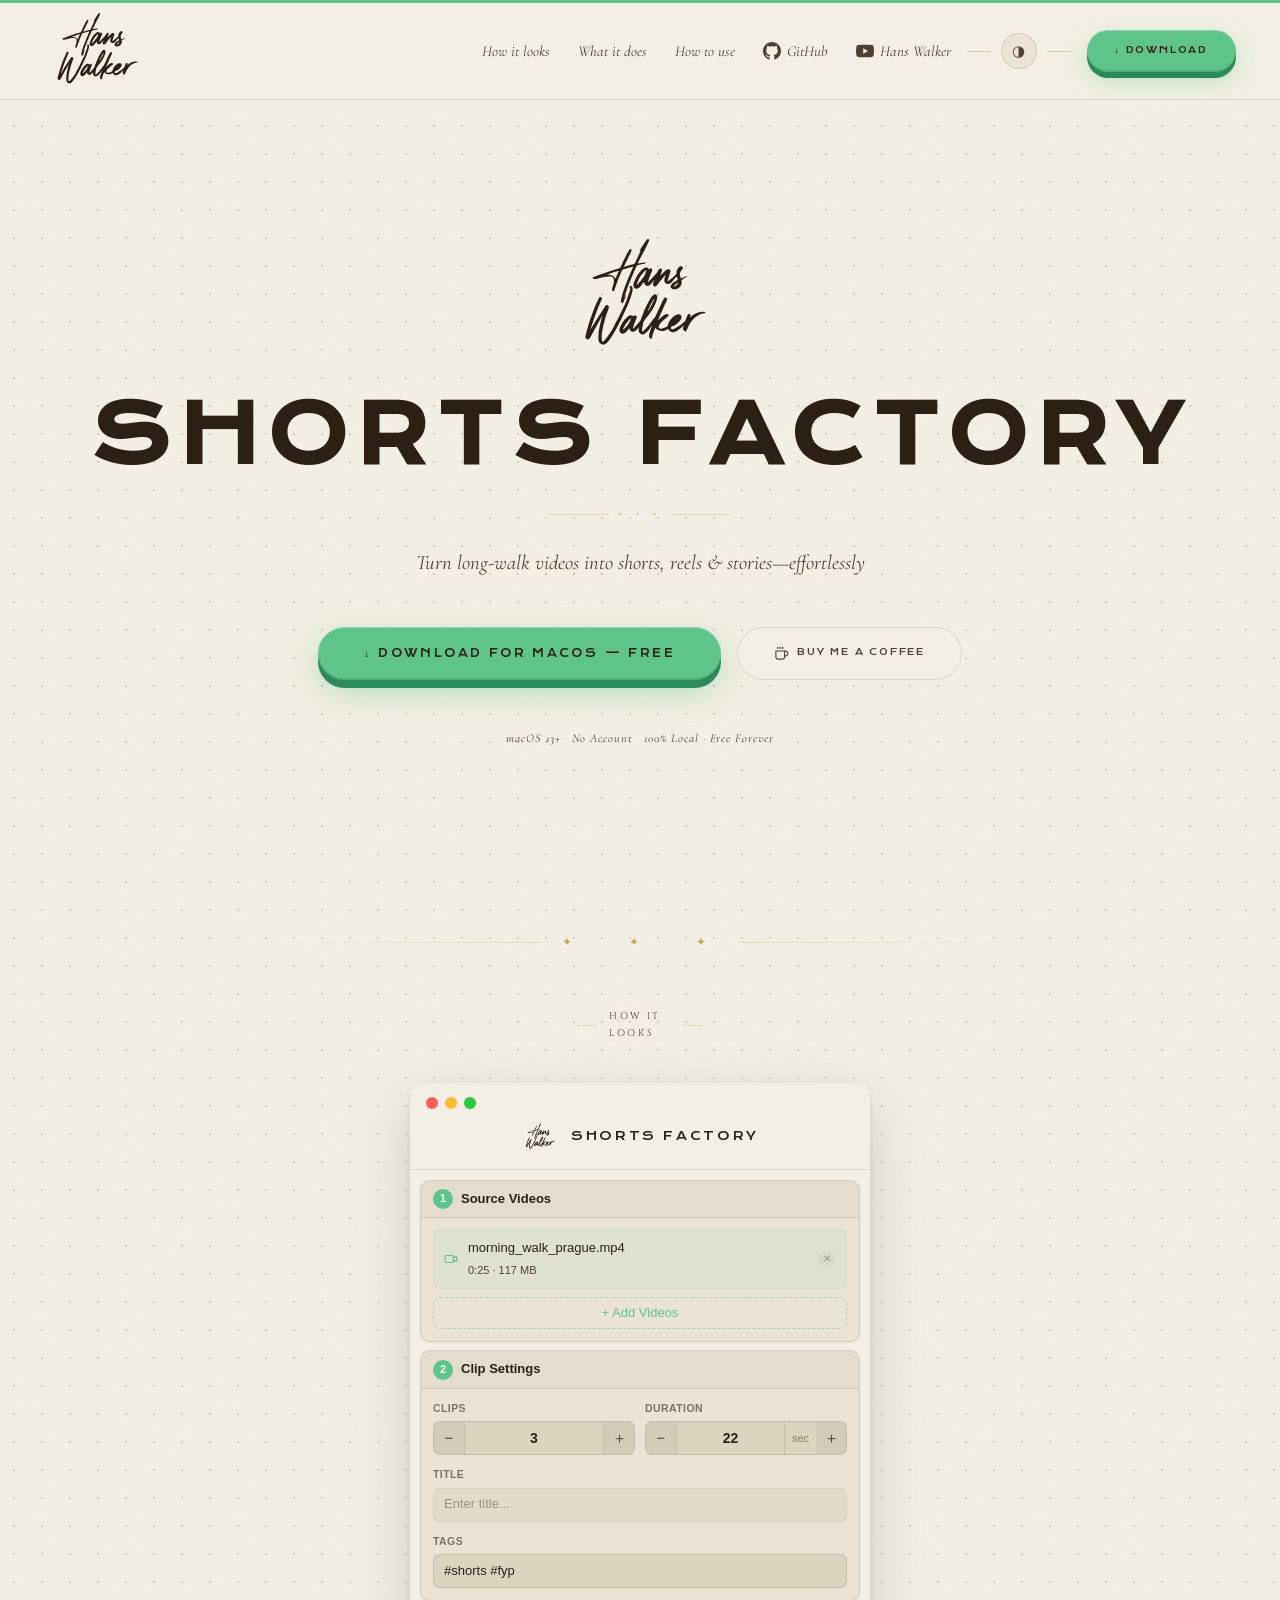
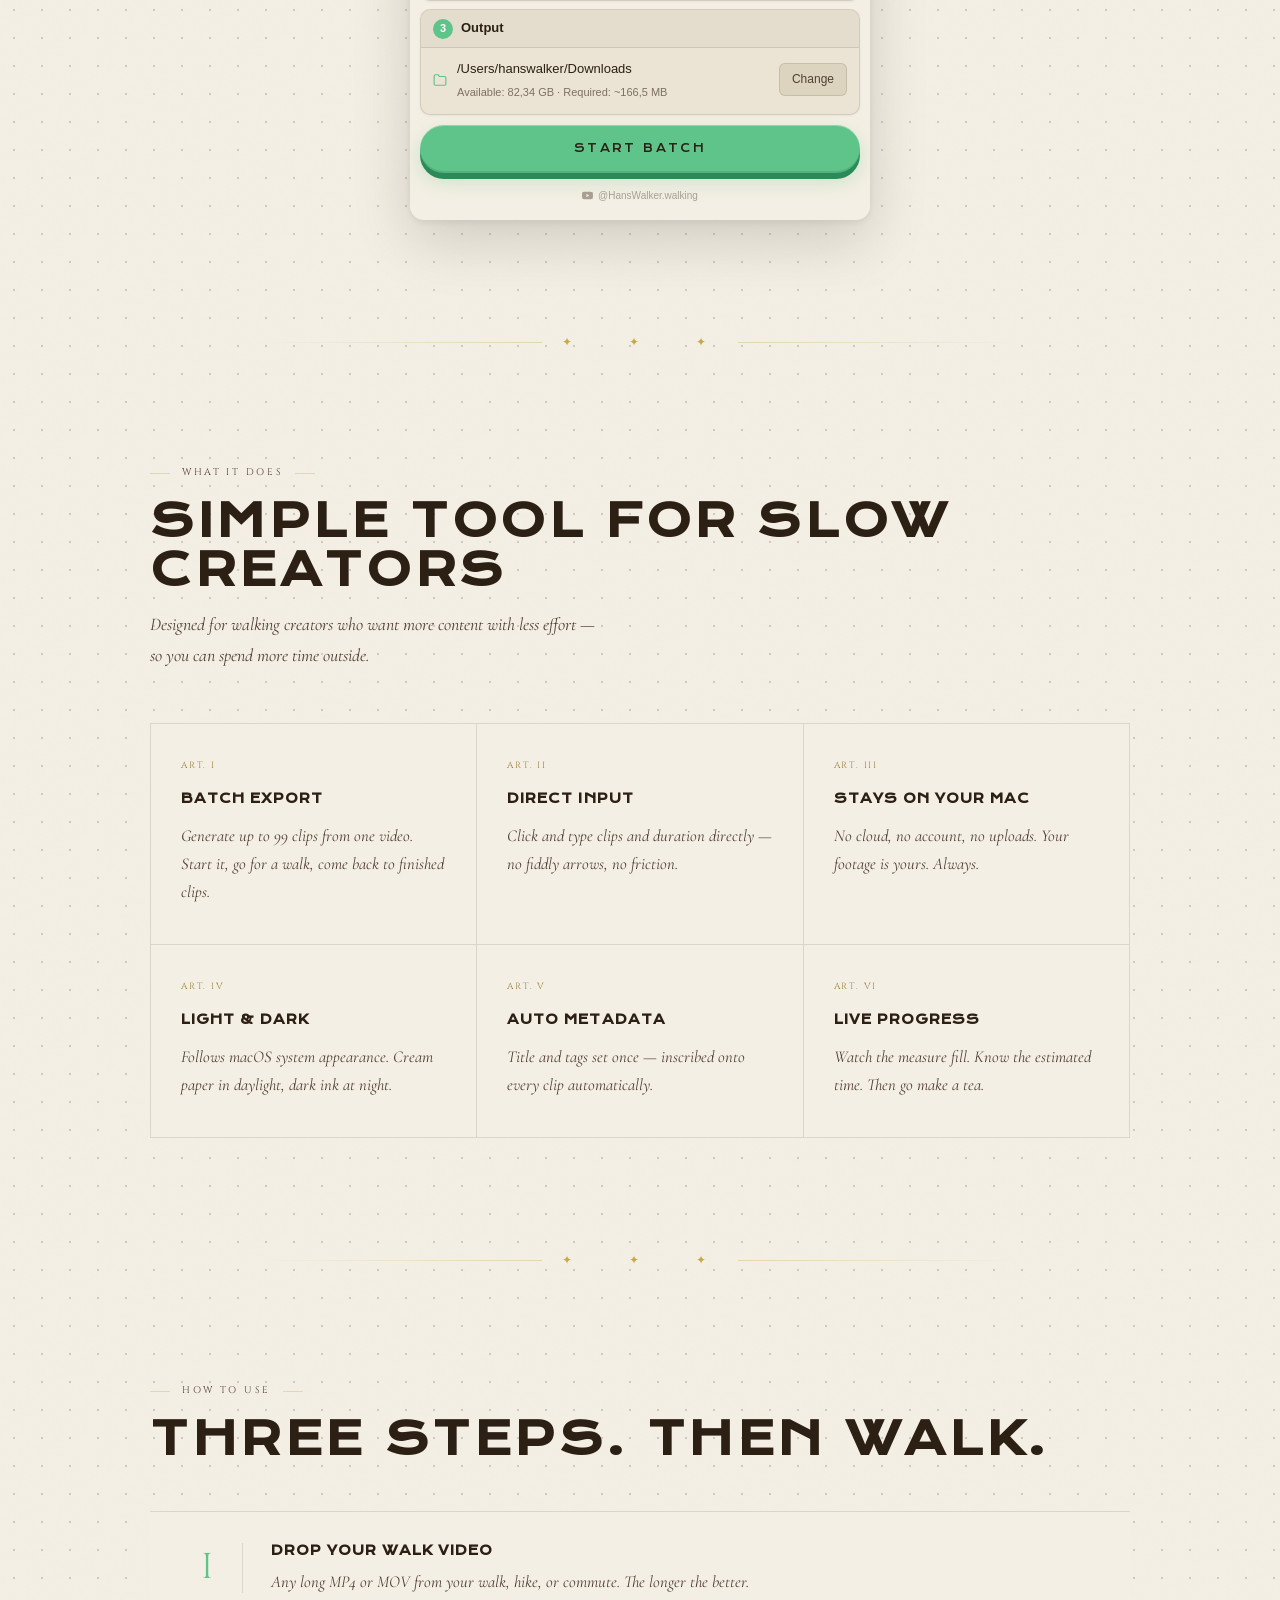
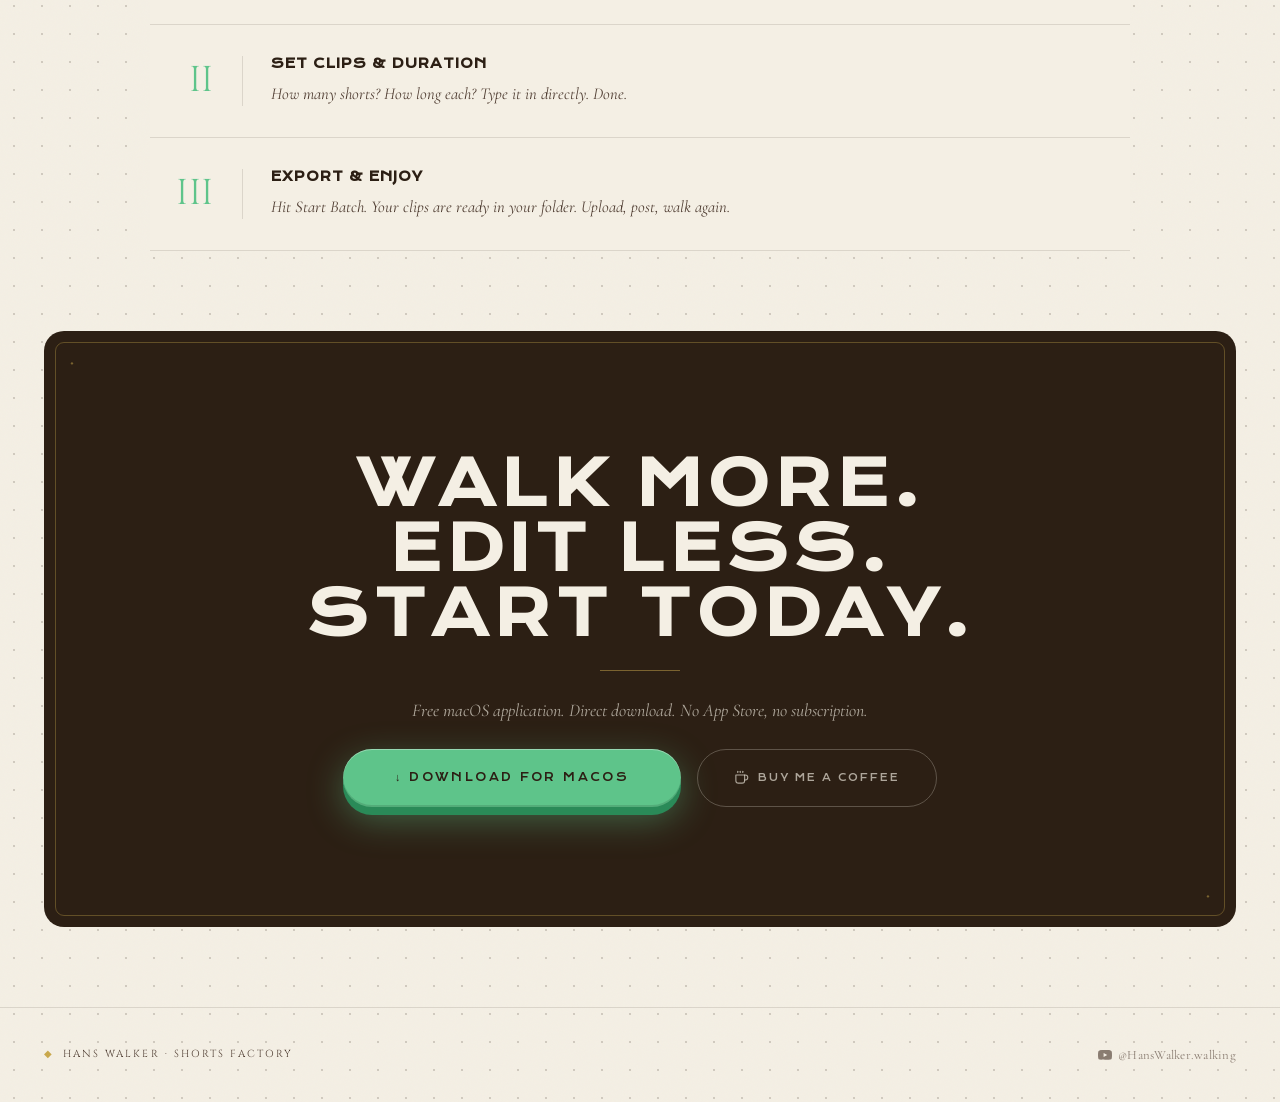
<file: website/index.html>
<!DOCTYPE html>
<html lang="en" data-theme="light">
<head>
<meta charset="UTF-8">
<meta name="viewport" content="width=device-width, initial-scale=1.0">
<title>Hans Walker · Shorts Factory</title>
<link rel="preconnect" href="https://fonts.googleapis.com">
<link href="https://fonts.googleapis.com/css2?family=Krona+One&family=Cormorant+Garamond:ital,wght@0,400;0,600;1,400;1,600&family=Cinzel:wght@400;600;700&family=IM+Fell+English:ital@0;1&display=swap" rel="stylesheet">
<link rel="stylesheet" href="assets/css/style.css">
<link rel="icon" type="image/png" href="assets/hans-walker-shorts-factory.png">
<!-- Google Analytics -->
<script async src="https://www.googletagmanager.com/gtag/js?id=G-HFTE1MB019"></script>
<script>
  window.dataLayer = window.dataLayer || [];
  function gtag(){dataLayer.push(arguments);}
  gtag('js', new Date());
  gtag('config', 'G-HFTE1MB019');
</script>
<link rel="apple-touch-icon" href="assets/hans-walker-shorts-factory.png">
<meta property="og:image" content="assets/hans-walker-shorts-factory.png">
</head>
<body>

<!-- ═══ NAV ═══ -->
<nav>
  <a href="#" class="nav-logo layer" aria-label="Hans Walker">
    <svg class="nav-logo-svg" width="800" height="800" viewBox="0 0 800 800" fill="none" xmlns="http://www.w3.org/2000/svg"><path d="M347.908 347.028C351.83 347.031 356.722 348.01 358.676 351.766C362.906 359.898 359.847 373.996 357.78 382.339C352.907 402.011 345.494 420.691 338.234 439.539C330.245 459.43 320.331 479.176 311.427 498.523C290.999 542.918 270.134 586.84 241.824 626.891C234.363 637.187 225.845 649.531 215.093 656.469C205.508 662.656 189.164 657.996 183.499 648.262C178.298 639.324 178.075 629.559 178.073 619.492C177.708 594.273 183.645 570.145 188.827 545.727C191.991 530.824 195.452 519.199 199.711 504.66C191.745 517.195 185.02 530.121 177.705 542.988C164.596 565.824 152.162 588.953 139.757 612.184C136.346 618.574 131.597 627.644 124.746 630.941C119.848 633.613 110.609 628.02 109.453 623.156C107.223 613.777 112.337 600.59 114.662 591.535C124.412 553.789 136.382 516.648 150.508 480.312C159.517 456.813 168.041 435.492 179.453 413.043C181.78 408.953 184.621 403.723 190.05 405.738C197.983 408.684 198.553 412.692 195.268 419.406C170.039 470.977 152.679 525.789 134.881 580.273L135.351 579.66C137.457 576.945 139.233 574.055 140.915 571.062C157.493 541.57 176.279 513.379 194.614 484.938L207.226 465.562C210.028 461.207 212.599 456.445 215.88 452.434C217.317 450.68 219.148 449.098 221.394 448.535C224.241 447.816 226.956 448.82 229.329 450.387C233.97 453.441 234.613 457.84 233.789 463.051C233.083 467.516 231.084 471.77 229.495 475.977C226.981 482.633 224.354 489.301 222.14 496.062C210.587 531.336 189.842 602.621 197.095 638.156C197.476 640.023 198.065 642.992 199.669 644.055C211.035 643.836 246.334 588.504 252.809 576.836C276.361 534.406 297.776 489.844 318.828 446.062C325.498 432.195 330.303 416.035 335.589 401.555C341.151 386.322 348.357 370.153 348.196 353.817C346.972 354.897 346.015 356.01 344.504 356.186C343.701 353.762 345.519 352.818 344.656 350.387C344.357 349.544 344.305 349.074 344.653 348.289C345.813 347.264 346.389 347.302 347.908 347.028ZM476.397 390.357C480.53 389.73 483.944 390.191 487.179 393.082C495.913 400.891 491.315 415.641 488.042 425.172C483.042 440.156 476.647 454.637 468.944 468.43C455.034 492.769 435.026 513.156 419.792 536.336C417.175 540.32 408.397 586.891 412.089 590.219C414.972 589.957 418.648 585.836 420.745 583.934C430.409 575.18 440.202 564.934 448.194 554.621C456.925 543.356 464.636 531.234 473.366 519.969C475.202 517.602 477.987 517.949 478.444 517.18C486.39 503.789 524.679 411.805 532.831 408.402C534.3 407.789 535.843 407.926 537.315 408.453C540.085 409.441 542.835 411.844 544.054 414.543C544.854 416.32 544.788 418.676 544.194 420.508C542.292 426.363 539.183 432.137 536.511 437.695C533.522 443.91 530.612 450.16 527.776 456.449C522.671 467.582 518.073 478.793 513.171 489.996C507.257 503.523 500.683 517.461 495.194 531.125C505.105 519.523 520.972 507.012 533.788 498.703C538.917 495.379 548.515 493.809 551.819 500.523C555.952 508.926 546.147 511.938 541.077 516.199C526.343 528.578 507.628 541.711 500.073 559.938C498.374 564.039 499.354 567.594 501.194 571.273C506.862 575.168 513.249 574.355 520.229 572.719C522.965 572.515 545.554 563.648 546.136 561.883C548.058 556.027 552.862 539.727 558.269 532.09C567.679 518.797 581.62 501.32 598.476 498.004C620.737 493.629 628.526 512.352 615.155 528.668C603.261 544.254 586.495 558.543 567.362 562.09C565.835 565.293 564.335 573.168 566.413 576.18C570.226 579.011 584.148 573.426 587.683 571.387C605.675 560.992 626.706 548.039 640.831 532.742C646.253 526.863 650.023 503.969 655.964 497.168C657.53 495.973 660.241 495.996 661.886 496.41C673.268 499.297 669.729 506.828 667.417 514.953C667.675 514.617 667.94 514.281 668.21 513.953C680.62 498.672 704.851 486.82 724.409 484.711C729.531 484.305 748.405 484.414 750.554 489.949C750.214 491.84 744.499 492.293 742.753 492.543C703.065 498.203 674.319 527.684 657.897 562.676C653.839 571.32 649.745 581.184 645.272 589.383C643.491 592.641 631.542 582.996 630.714 580.562C627.206 573.539 632.101 562.309 633.89 555.656C628.44 561.266 623.186 567.453 616.905 572.18C602.472 583.043 587.788 597.824 568.058 591.93C559.569 589.395 554.847 583.312 550.733 575.789C547.14 577.922 536.988 582.402 533.112 583.949C523.362 587.848 509.237 588.105 499.769 583.223C491.874 579.148 485.651 576.375 482.534 567.477C476.558 579.934 471.55 592.828 467.546 606.051C466.292 610.168 464.366 624.945 461.944 626.977C461.265 627.543 460.206 627.828 459.339 627.629C455.714 626.809 450.98 623.242 449.261 620.02C443.565 609.324 461.304 568.824 465.21 556.348C460.741 561.348 457.175 567.469 453.085 572.773C445.73 582.461 438.018 590.574 428.675 598.363C418.73 606.648 406.194 607.746 397.581 596.582C391.272 588.406 391.823 576.34 393.206 566.562C392.507 567.66 391.772 568.738 391.015 569.797C381.961 582.465 367.809 599.074 351.682 586.27C345.567 581.414 343.758 577.523 342.727 570.02C337.773 576.566 333.852 584.18 327.773 589.93C323.393 594.074 314.34 602.175 307.89 601.582C289.157 599.855 287.616 583.293 292.897 568.645C301.529 546.934 312.961 528.457 330.42 512.758C340.884 503.352 353.402 497.531 364.614 509.77C365.787 508.121 367.087 505.766 368.484 504.391C373.768 499.031 385.109 507.73 382.985 514.125C379.188 525.566 373.417 535.93 369.313 547.379C365.75 557.316 364.171 564.578 362.619 574.988C373.788 566.84 394.55 541.469 403.062 529.105C404.812 526.562 409.167 511.703 410.823 507.711C415.296 497.691 418.28 487.086 422.616 477.039C432.155 454.938 443.749 432.465 456.327 411.965C460.331 405.434 469.987 393.524 476.397 390.357ZM350.344 518.191C334.746 533.172 321.474 549.949 312.734 569.883C311.864 571.867 309.58 576.195 309.696 578.352C309.71 578.605 309.806 578.852 309.861 579.105L310.478 578.934C323.683 569.953 339.987 547.281 348.218 533.312C349.326 531.434 348.974 527.238 349.445 524.902C349.871 522.793 351.371 520.609 350.935 518.547L350.344 518.191ZM599 517.809C594.528 521.61 580.259 534.254 579.647 537.297L579.722 537.473V537.472L579.648 537.297C580.301 534.051 596.49 519.884 599.757 517.172L599 517.809ZM476.495 413.211C467.952 422.281 445.53 468.195 440.878 481.066L441.003 481.887C444.534 477.734 447.749 473.328 450.628 468.699C455.628 460.75 477.354 421.539 476.495 413.211ZM440.779 95.7695C448.404 96.3617 450.709 99.9283 447.92 107.061C442.896 119.905 435.885 132.649 429.51 144.877L400.83 200.396C398.162 205.573 389.54 221.679 388.064 226.175C401.752 224.455 420.557 216.795 433.514 223.484C426.502 226.632 419.889 228.033 412.549 229.875L383.09 237.085C377.316 247.544 370.074 265.948 365.198 277.147C346.351 319.722 329.673 363.223 315.228 407.484C320.35 401.586 321.172 396.844 325.112 391.664L325.774 391.734C325.821 391.832 325.88 391.926 325.914 392.027C327.173 395.852 311.611 432.914 308.891 438.859C305.931 437.941 299.473 435.527 298.688 432.277C297.399 426.934 299.014 419.641 300.122 414.285C307.444 378.896 320.945 344.761 334.711 311.455C344.163 288.157 354.042 265.034 364.341 242.098C346.044 248.102 326.463 252.147 308.153 258.385C305.007 259.458 298.438 276.654 296.959 280.139C290.126 296.234 282.747 312.64 277.244 329.202C276.5 331.721 275.119 335.061 274.216 337.664C271.829 344.719 269.389 351.756 266.896 358.774C265.431 362.97 264.592 367.579 262.888 371.648C262.434 372.732 261.673 373.838 260.575 374.341C259.184 374.979 256.581 374.204 255.236 373.608C253.639 372.901 252.187 371.758 251.532 370.098C247.479 359.814 267.511 325.868 259.143 306.008C257.69 302.56 255.204 299.957 251.812 298.376C236.942 291.446 201.866 299.726 186.087 303.534C180.278 304.936 158.347 311.17 153.488 309.092C151.421 308.207 149.331 306.3 148.557 304.153C148.117 302.934 148.223 301.762 148.845 300.636C150.406 297.808 157.288 296.782 160.304 295.581C173.407 290.334 186.638 285.412 199.985 280.821C230.997 270.228 262.238 260.387 293.586 250.854C295.762 247.634 297.691 243.119 299.391 239.554C303.002 231.98 306.333 224.229 309.887 216.624C318.677 197.498 328.338 178.785 338.839 160.542C341.583 155.778 343.84 147.515 350.521 149.323C356.883 151.045 355.179 157.218 353.352 161.877C350.361 169.504 346.611 177.183 343.005 184.54L325.567 219.942C321.736 227.566 316.235 237.841 313.147 245.534C319.313 242.612 327.976 241.277 334.565 239.236C346.142 235.651 358.281 233.407 369.889 229.988C371.252 227.907 373.022 223.88 374.181 221.498C377.21 215.279 380.18 209.031 383.087 202.754L403.936 159.311C401.178 160.773 399.572 161.551 397.154 163.48C397.432 162.62 398.197 160.145 398.451 159.413C401.928 149.324 433.912 99.0435 440.779 95.7695ZM614.78 241.937C618.429 241.669 622.624 242.032 625.542 244.227C633.237 249.706 626.589 257.554 622.038 262.727C607.554 279.181 614.034 288.395 617.519 306.87C619.44 306.26 621.866 305.162 623.792 304.374C634.323 300.06 644.257 296.49 655.339 293.83C644.202 301.65 631.343 308.043 620.929 315.358C621.319 320.46 622.679 325.896 622.401 330.888C621.382 349.269 600.878 365.968 582.687 364.199C574.468 364.302 561.218 357.633 563.3 347.494C566.483 332.002 588.308 322.313 600.206 314.464C601.905 313.34 597.526 298.833 595.608 297.571C591.752 298.51 567.308 330.073 560.624 333.653C557.878 335.127 555.358 336.085 552.058 336.147C517.788 336.801 532.542 303.297 536.272 285.804C526.737 297.925 516.444 309.688 506.835 321.831C501.28 328.853 491.522 344.458 484.843 348.8C481.644 349.053 478.749 348.894 475.694 347.792C462.121 342.895 473.811 322.08 477.616 312.972C464.925 325.744 449.229 358.1 428.569 341.331C422.851 336.69 422.335 331.094 421.796 324.363C417.464 328.852 410.343 339.13 405.554 344.851C401.714 349.731 395.519 356.494 389.801 359.089C384.929 361.341 379.343 361.477 374.367 359.466C360.505 353.749 364.618 334.09 369.502 323.154C381.127 297.127 397.202 263.604 423.792 250.26C428.397 247.948 435.636 247.743 440.362 249.773C444.991 251.901 446.065 255.385 447.636 259.72C452.124 252.985 456.402 247.515 463.979 257.179C467.019 261.056 465.253 265.753 463.382 269.708C460.538 275.72 457.39 282.44 454.757 288.636C453.104 292.702 441.21 324.579 442.78 326.417C446.78 325.328 483.272 283.298 489.042 277.364C494.269 271.988 503.827 240.303 516.858 258.922C520.101 263.555 509.804 286.629 507.835 291.989C516.663 282.723 524.675 273.465 534.882 265.392C540.636 261.124 546.183 256.269 553.765 256.933C558.351 257.334 564.339 263.702 563.214 267.991C559.979 280.314 554.304 291.877 551.304 304.433C549.858 310.482 547.839 315.109 546.843 321.637C550.675 320.604 555.136 317.169 558.069 314.456C569.112 304.244 584.644 294.03 593.663 282.101C594.269 278.405 594.577 274.227 594.937 270.425C595.812 261.147 605.796 244.765 614.78 241.937ZM602.011 328.067C597.522 330.3 580.647 344.992 580.956 349.889L581.858 350.021C591.265 346.283 601.55 339.521 602.917 328.489C602.546 328.278 602.394 328.127 602.011 328.067ZM433.628 261.685C407.999 278.794 390.545 311.777 382.188 340.74L382.396 341.354L382.972 341.551C395.436 331.469 409.101 311.485 419.269 298.77C424.3 292.482 429.433 281.631 430.351 273.84C430.827 270.616 434.147 266.564 434.062 262.154L433.628 261.685ZM288.261 264.676C282.787 265.753 276.451 268.311 270.981 269.947C254.794 274.792 239.797 279.776 224.11 286.005C222.763 286.284 222.261 286.275 221.186 287.152L221.514 287.582C222.97 287.763 223.637 287.537 225.058 287.253C233.307 287.275 239.218 287.154 247.286 289.336C259.888 292.744 263.176 297.024 269.326 307.514C274.275 296.893 277.872 285.365 283.278 274.854C285.066 271.378 286.093 268.193 288.261 264.676Z" fill="currentColor"/></svg>
  </a>
  <button class="nav-menu-btn" id="navMenuBtn" type="button" aria-label="Menu" aria-expanded="false">
    <span></span><span></span><span></span>
  </button>
  <div class="nav-right" id="navMenu">
    <div class="nav-links">
      <a href="#preview">How it looks</a>
      <a href="#features">What it does</a>
      <a href="#how">How to use</a>
      <a href="https://github.com/jan-cermak-1/Hans-Walker-Shorts-Factory" target="_blank" rel="noopener noreferrer" title="GitHub repository">
        <svg xmlns="http://www.w3.org/2000/svg" width="18" height="18" viewBox="0 0 24 24" fill="currentColor"><path d="M12 0C5.374 0 0 5.373 0 12c0 5.302 3.438 9.8 8.207 11.387.599.111.793-.261.793-.577v-2.234c-3.338.726-4.033-1.416-4.033-1.416-.546-1.387-1.333-1.756-1.333-1.756-1.089-.745.083-.729.083-.729 1.205.084 1.839 1.237 1.839 1.237 1.07 1.834 2.807 1.304 3.492.997.107-.775.418-1.305.762-1.604-2.665-.305-5.467-1.334-5.467-5.931 0-1.311.469-2.381 1.236-3.221-.124-.303-.535-1.524.117-3.176 0 0 1.008-.322 3.301 1.23A11.509 11.509 0 0 1 12 5.803c1.02.005 2.047.138 3.006.404 2.291-1.552 3.297-1.23 3.297-1.23.653 1.653.242 2.874.118 3.176.77.84 1.235 1.911 1.235 3.221 0 4.609-2.807 5.624-5.479 5.921.43.372.823 1.102.823 2.222v3.293c0 .319.192.694.801.576C20.566 21.797 24 17.3 24 12c0-6.627-5.373-12-12-12z"/></svg>
        GitHub
      </a>
      <a href="https://youtube.com/@HansWalker.walking" target="_blank" rel="noopener noreferrer" title="Hans Walker YouTube channel">
        <svg xmlns="http://www.w3.org/2000/svg" width="18" height="18" viewBox="0 0 24 24" fill="currentColor"><path d="M23.495 6.205a3.007 3.007 0 0 0-2.088-2.088c-1.87-.501-9.396-.501-9.396-.501s-7.507-.01-9.396.501A3.007 3.007 0 0 0 .527 6.205a31.247 31.247 0 0 0-.522 5.805 31.247 31.247 0 0 0 .522 5.783 3.007 3.007 0 0 0 2.088 2.088c1.868.502 9.396.502 9.396.502s7.506 0 9.396-.502a3.007 3.007 0 0 0 2.088-2.088 31.247 31.247 0 0 0 .5-5.783 31.247 31.247 0 0 0-.5-5.805zM9.609 15.601V8.408l6.264 3.602z"/></svg>
        Hans Walker
      </a>
    </div>
    <div class="theme-btn-wrap">
      <span class="theme-btn-rule"></span>
      <button class="theme-btn" id="themeBtn" title="Switch theme">◑</button>
      <span class="theme-btn-rule"></span>
    </div>
    <a href="app/Hans Walker Shorts Factory.zip" download class="btn-primary" onclick="gtag('event','download_click',{event_category:'download',event_label:'Hans Walker Shorts Factory v1.1',event_source:'nav'})">↓ Download</a>
  </div>
</nav>


<!-- ═══ HERO ═══ -->
<section class="hero">

  <div class="hero-logo layer">
    <svg width="800" height="800" viewBox="0 0 800 800" fill="none" xmlns="http://www.w3.org/2000/svg"><path d="M347.908 347.028C351.83 347.031 356.722 348.01 358.676 351.766C362.906 359.898 359.847 373.996 357.78 382.339C352.907 402.011 345.494 420.691 338.234 439.539C330.245 459.43 320.331 479.176 311.427 498.523C290.999 542.918 270.134 586.84 241.824 626.891C234.363 637.187 225.845 649.531 215.093 656.469C205.508 662.656 189.164 657.996 183.499 648.262C178.298 639.324 178.075 629.559 178.073 619.492C177.708 594.273 183.645 570.145 188.827 545.727C191.991 530.824 195.452 519.199 199.711 504.66C191.745 517.195 185.02 530.121 177.705 542.988C164.596 565.824 152.162 588.953 139.757 612.184C136.346 618.574 131.597 627.644 124.746 630.941C119.848 633.613 110.609 628.02 109.453 623.156C107.223 613.777 112.337 600.59 114.662 591.535C124.412 553.789 136.382 516.648 150.508 480.312C159.517 456.813 168.041 435.492 179.453 413.043C181.78 408.953 184.621 403.723 190.05 405.738C197.983 408.684 198.553 412.692 195.268 419.406C170.039 470.977 152.679 525.789 134.881 580.273L135.351 579.66C137.457 576.945 139.233 574.055 140.915 571.062C157.493 541.57 176.279 513.379 194.614 484.938L207.226 465.562C210.028 461.207 212.599 456.445 215.88 452.434C217.317 450.68 219.148 449.098 221.394 448.535C224.241 447.816 226.956 448.82 229.329 450.387C233.97 453.441 234.613 457.84 233.789 463.051C233.083 467.516 231.084 471.77 229.495 475.977C226.981 482.633 224.354 489.301 222.14 496.062C210.587 531.336 189.842 602.621 197.095 638.156C197.476 640.023 198.065 642.992 199.669 644.055C211.035 643.836 246.334 588.504 252.809 576.836C276.361 534.406 297.776 489.844 318.828 446.062C325.498 432.195 330.303 416.035 335.589 401.555C341.151 386.322 348.357 370.153 348.196 353.817C346.972 354.897 346.015 356.01 344.504 356.186C343.701 353.762 345.519 352.818 344.656 350.387C344.357 349.544 344.305 349.074 344.653 348.289C345.813 347.264 346.389 347.302 347.908 347.028ZM476.397 390.357C480.53 389.73 483.944 390.191 487.179 393.082C495.913 400.891 491.315 415.641 488.042 425.172C483.042 440.156 476.647 454.637 468.944 468.43C455.034 492.769 435.026 513.156 419.792 536.336C417.175 540.32 408.397 586.891 412.089 590.219C414.972 589.957 418.648 585.836 420.745 583.934C430.409 575.18 440.202 564.934 448.194 554.621C456.925 543.356 464.636 531.234 473.366 519.969C475.202 517.602 477.987 517.949 478.444 517.18C486.39 503.789 524.679 411.805 532.831 408.402C534.3 407.789 535.843 407.926 537.315 408.453C540.085 409.441 542.835 411.844 544.054 414.543C544.854 416.32 544.788 418.676 544.194 420.508C542.292 426.363 539.183 432.137 536.511 437.695C533.522 443.91 530.612 450.16 527.776 456.449C522.671 467.582 518.073 478.793 513.171 489.996C507.257 503.523 500.683 517.461 495.194 531.125C505.105 519.523 520.972 507.012 533.788 498.703C538.917 495.379 548.515 493.809 551.819 500.523C555.952 508.926 546.147 511.938 541.077 516.199C526.343 528.578 507.628 541.711 500.073 559.938C498.374 564.039 499.354 567.594 501.194 571.273C506.862 575.168 513.249 574.355 520.229 572.719C522.965 572.515 545.554 563.648 546.136 561.883C548.058 556.027 552.862 539.727 558.269 532.09C567.679 518.797 581.62 501.32 598.476 498.004C620.737 493.629 628.526 512.352 615.155 528.668C603.261 544.254 586.495 558.543 567.362 562.09C565.835 565.293 564.335 573.168 566.413 576.18C570.226 579.011 584.148 573.426 587.683 571.387C605.675 560.992 626.706 548.039 640.831 532.742C646.253 526.863 650.023 503.969 655.964 497.168C657.53 495.973 660.241 495.996 661.886 496.41C673.268 499.297 669.729 506.828 667.417 514.953C667.675 514.617 667.94 514.281 668.21 513.953C680.62 498.672 704.851 486.82 724.409 484.711C729.531 484.305 748.405 484.414 750.554 489.949C750.214 491.84 744.499 492.293 742.753 492.543C703.065 498.203 674.319 527.684 657.897 562.676C653.839 571.32 649.745 581.184 645.272 589.383C643.491 592.641 631.542 582.996 630.714 580.562C627.206 573.539 632.101 562.309 633.89 555.656C628.44 561.266 623.186 567.453 616.905 572.18C602.472 583.043 587.788 597.824 568.058 591.93C559.569 589.395 554.847 583.312 550.733 575.789C547.14 577.922 536.988 582.402 533.112 583.949C523.362 587.848 509.237 588.105 499.769 583.223C491.874 579.148 485.651 576.375 482.534 567.477C476.558 579.934 471.55 592.828 467.546 606.051C466.292 610.168 464.366 624.945 461.944 626.977C461.265 627.543 460.206 627.828 459.339 627.629C455.714 626.809 450.98 623.242 449.261 620.02C443.565 609.324 461.304 568.824 465.21 556.348C460.741 561.348 457.175 567.469 453.085 572.773C445.73 582.461 438.018 590.574 428.675 598.363C418.73 606.648 406.194 607.746 397.581 596.582C391.272 588.406 391.823 576.34 393.206 566.562C392.507 567.66 391.772 568.738 391.015 569.797C381.961 582.465 367.809 599.074 351.682 586.27C345.567 581.414 343.758 577.523 342.727 570.02C337.773 576.566 333.852 584.18 327.773 589.93C323.393 594.074 314.34 602.175 307.89 601.582C289.157 599.855 287.616 583.293 292.897 568.645C301.529 546.934 312.961 528.457 330.42 512.758C340.884 503.352 353.402 497.531 364.614 509.77C365.787 508.121 367.087 505.766 368.484 504.391C373.768 499.031 385.109 507.73 382.985 514.125C379.188 525.566 373.417 535.93 369.313 547.379C365.75 557.316 364.171 564.578 362.619 574.988C373.788 566.84 394.55 541.469 403.062 529.105C404.812 526.562 409.167 511.703 410.823 507.711C415.296 497.691 418.28 487.086 422.616 477.039C432.155 454.938 443.749 432.465 456.327 411.965C460.331 405.434 469.987 393.524 476.397 390.357ZM350.344 518.191C334.746 533.172 321.474 549.949 312.734 569.883C311.864 571.867 309.58 576.195 309.696 578.352C309.71 578.605 309.806 578.852 309.861 579.105L310.478 578.934C323.683 569.953 339.987 547.281 348.218 533.312C349.326 531.434 348.974 527.238 349.445 524.902C349.871 522.793 351.371 520.609 350.935 518.547L350.344 518.191ZM599 517.809C594.528 521.61 580.259 534.254 579.647 537.297L579.722 537.473V537.472L579.648 537.297C580.301 534.051 596.49 519.884 599.757 517.172L599 517.809ZM476.495 413.211C467.952 422.281 445.53 468.195 440.878 481.066L441.003 481.887C444.534 477.734 447.749 473.328 450.628 468.699C455.628 460.75 477.354 421.539 476.495 413.211ZM440.779 95.7695C448.404 96.3617 450.709 99.9283 447.92 107.061C442.896 119.905 435.885 132.649 429.51 144.877L400.83 200.396C398.162 205.573 389.54 221.679 388.064 226.175C401.752 224.455 420.557 216.795 433.514 223.484C426.502 226.632 419.889 228.033 412.549 229.875L383.09 237.085C377.316 247.544 370.074 265.948 365.198 277.147C346.351 319.722 329.673 363.223 315.228 407.484C320.35 401.586 321.172 396.844 325.112 391.664L325.774 391.734C325.821 391.832 325.88 391.926 325.914 392.027C327.173 395.852 311.611 432.914 308.891 438.859C305.931 437.941 299.473 435.527 298.688 432.277C297.399 426.934 299.014 419.641 300.122 414.285C307.444 378.896 320.945 344.761 334.711 311.455C344.163 288.157 354.042 265.034 364.341 242.098C346.044 248.102 326.463 252.147 308.153 258.385C305.007 259.458 298.438 276.654 296.959 280.139C290.126 296.234 282.747 312.64 277.244 329.202C276.5 331.721 275.119 335.061 274.216 337.664C271.829 344.719 269.389 351.756 266.896 358.774C265.431 362.97 264.592 367.579 262.888 371.648C262.434 372.732 261.673 373.838 260.575 374.341C259.184 374.979 256.581 374.204 255.236 373.608C253.639 372.901 252.187 371.758 251.532 370.098C247.479 359.814 267.511 325.868 259.143 306.008C257.69 302.56 255.204 299.957 251.812 298.376C236.942 291.446 201.866 299.726 186.087 303.534C180.278 304.936 158.347 311.17 153.488 309.092C151.421 308.207 149.331 306.3 148.557 304.153C148.117 302.934 148.223 301.762 148.845 300.636C150.406 297.808 157.288 296.782 160.304 295.581C173.407 290.334 186.638 285.412 199.985 280.821C230.997 270.228 262.238 260.387 293.586 250.854C295.762 247.634 297.691 243.119 299.391 239.554C303.002 231.98 306.333 224.229 309.887 216.624C318.677 197.498 328.338 178.785 338.839 160.542C341.583 155.778 343.84 147.515 350.521 149.323C356.883 151.045 355.179 157.218 353.352 161.877C350.361 169.504 346.611 177.183 343.005 184.54L325.567 219.942C321.736 227.566 316.235 237.841 313.147 245.534C319.313 242.612 327.976 241.277 334.565 239.236C346.142 235.651 358.281 233.407 369.889 229.988C371.252 227.907 373.022 223.88 374.181 221.498C377.21 215.279 380.18 209.031 383.087 202.754L403.936 159.311C401.178 160.773 399.572 161.551 397.154 163.48C397.432 162.62 398.197 160.145 398.451 159.413C401.928 149.324 433.912 99.0435 440.779 95.7695ZM614.78 241.937C618.429 241.669 622.624 242.032 625.542 244.227C633.237 249.706 626.589 257.554 622.038 262.727C607.554 279.181 614.034 288.395 617.519 306.87C619.44 306.26 621.866 305.162 623.792 304.374C634.323 300.06 644.257 296.49 655.339 293.83C644.202 301.65 631.343 308.043 620.929 315.358C621.319 320.46 622.679 325.896 622.401 330.888C621.382 349.269 600.878 365.968 582.687 364.199C574.468 364.302 561.218 357.633 563.3 347.494C566.483 332.002 588.308 322.313 600.206 314.464C601.905 313.34 597.526 298.833 595.608 297.571C591.752 298.51 567.308 330.073 560.624 333.653C557.878 335.127 555.358 336.085 552.058 336.147C517.788 336.801 532.542 303.297 536.272 285.804C526.737 297.925 516.444 309.688 506.835 321.831C501.28 328.853 491.522 344.458 484.843 348.8C481.644 349.053 478.749 348.894 475.694 347.792C462.121 342.895 473.811 322.08 477.616 312.972C464.925 325.744 449.229 358.1 428.569 341.331C422.851 336.69 422.335 331.094 421.796 324.363C417.464 328.852 410.343 339.13 405.554 344.851C401.714 349.731 395.519 356.494 389.801 359.089C384.929 361.341 379.343 361.477 374.367 359.466C360.505 353.749 364.618 334.09 369.502 323.154C381.127 297.127 397.202 263.604 423.792 250.26C428.397 247.948 435.636 247.743 440.362 249.773C444.991 251.901 446.065 255.385 447.636 259.72C452.124 252.985 456.402 247.515 463.979 257.179C467.019 261.056 465.253 265.753 463.382 269.708C460.538 275.72 457.39 282.44 454.757 288.636C453.104 292.702 441.21 324.579 442.78 326.417C446.78 325.328 483.272 283.298 489.042 277.364C494.269 271.988 503.827 240.303 516.858 258.922C520.101 263.555 509.804 286.629 507.835 291.989C516.663 282.723 524.675 273.465 534.882 265.392C540.636 261.124 546.183 256.269 553.765 256.933C558.351 257.334 564.339 263.702 563.214 267.991C559.979 280.314 554.304 291.877 551.304 304.433C549.858 310.482 547.839 315.109 546.843 321.637C550.675 320.604 555.136 317.169 558.069 314.456C569.112 304.244 584.644 294.03 593.663 282.101C594.269 278.405 594.577 274.227 594.937 270.425C595.812 261.147 605.796 244.765 614.78 241.937ZM602.011 328.067C597.522 330.3 580.647 344.992 580.956 349.889L581.858 350.021C591.265 346.283 601.55 339.521 602.917 328.489C602.546 328.278 602.394 328.127 602.011 328.067ZM433.628 261.685C407.999 278.794 390.545 311.777 382.188 340.74L382.396 341.354L382.972 341.551C395.436 331.469 409.101 311.485 419.269 298.77C424.3 292.482 429.433 281.631 430.351 273.84C430.827 270.616 434.147 266.564 434.062 262.154L433.628 261.685ZM288.261 264.676C282.787 265.753 276.451 268.311 270.981 269.947C254.794 274.792 239.797 279.776 224.11 286.005C222.763 286.284 222.261 286.275 221.186 287.152L221.514 287.582C222.97 287.763 223.637 287.537 225.058 287.253C233.307 287.275 239.218 287.154 247.286 289.336C259.888 292.744 263.176 297.024 269.326 307.514C274.275 296.893 277.872 285.365 283.278 274.854C285.066 271.378 286.093 268.193 288.261 264.676Z" fill="currentColor"/></svg>
  </div>


  <h1 class="hero-title">Shorts Factory</h1>

  <div class="hero-deco-rule">
    <span></span>
    <i>◆ ◆ ◆</i>
    <span></span>
  </div>

  <p class="hero-sub">Turn long-walk videos into shorts, reels & stories—effortlessly</p>


  <div class="hero-actions">
    <a href="app/Hans Walker Shorts Factory.zip" download class="btn-primary lg" id="dl-hero" onclick="gtag('event','download_click',{event_category:'download',event_label:'Hans Walker Shorts Factory v1.1',event_source:'hero'})">↓ Download for macOS — Free</a>
    <a href="https://buymeacoffee.com/hanswalker" target="_blank" class="btn-ghost">
      <svg xmlns="http://www.w3.org/2000/svg" width="15" height="15" viewBox="0 0 24 24" fill="none" stroke="currentColor" stroke-width="1.8" stroke-linecap="round" stroke-linejoin="round"><path d="M17 8h1a4 4 0 0 1 0 8h-1"/><path d="M3 8h14v9a4 4 0 0 1-4 4H7a4 4 0 0 1-4-4Z"/><line x1="6" x2="6" y1="2" y2="4"/><line x1="10" x2="10" y1="2" y2="4"/><line x1="14" x2="14" y1="2" y2="4"/></svg>
      Buy me a coffee
    </a>
  </div>

  <p class="hero-meta">
    <span>macOS 13+</span>
    <span>No Account</span>
    <span>100% Local</span>
    <span>Free Forever</span>
  </p>

</section>


<!-- ═══ DIVIDER ═══ -->
<div class="deco-divider layer">
  <div class="deco-divider-line"></div>
  <div class="deco-divider-center">✦ &nbsp; ✦ &nbsp; ✦</div>
  <div class="deco-divider-line rev"></div>
</div>


<!-- ═══ APP MOCKUP ═══ -->
<div class="mockup-section" id="preview">
  <div class="mockup-label">How it looks</div>
  <div class="app-win">
    <!-- Traffic lights -->
    <div class="aw-dots">
      <div class="aw-dot r"></div>
      <div class="aw-dot y"></div>
      <div class="aw-dot g"></div>
    </div>

    <!-- App Header — logo + title -->
    <div class="aw-header">
      <svg class="aw-logo" viewBox="0 0 800 800" fill="none" xmlns="http://www.w3.org/2000/svg"><path d="M347.908 347.028C351.83 347.031 356.722 348.01 358.676 351.766C362.906 359.898 359.847 373.996 357.78 382.339C352.907 402.011 345.494 420.691 338.234 439.539C330.245 459.43 320.331 479.176 311.427 498.523C290.999 542.918 270.134 586.84 241.824 626.891C234.363 637.187 225.845 649.531 215.093 656.469C205.508 662.656 189.164 657.996 183.499 648.262C178.298 639.324 178.075 629.559 178.073 619.492C177.708 594.273 183.645 570.145 188.827 545.727C191.991 530.824 195.452 519.199 199.711 504.66C191.745 517.195 185.02 530.121 177.705 542.988C164.596 565.824 152.162 588.953 139.757 612.184C136.346 618.574 131.597 627.644 124.746 630.941C119.848 633.613 110.609 628.02 109.453 623.156C107.223 613.777 112.337 600.59 114.662 591.535C124.412 553.789 136.382 516.648 150.508 480.312C159.517 456.813 168.041 435.492 179.453 413.043C181.78 408.953 184.621 403.723 190.05 405.738C197.983 408.684 198.553 412.692 195.268 419.406C170.039 470.977 152.679 525.789 134.881 580.273L135.351 579.66C137.457 576.945 139.233 574.055 140.915 571.062C157.493 541.57 176.279 513.379 194.614 484.938L207.226 465.562C210.028 461.207 212.599 456.445 215.88 452.434C217.317 450.68 219.148 449.098 221.394 448.535C224.241 447.816 226.956 448.82 229.329 450.387C233.97 453.441 234.613 457.84 233.789 463.051C233.083 467.516 231.084 471.77 229.495 475.977C226.981 482.633 224.354 489.301 222.14 496.062C210.587 531.336 189.842 602.621 197.095 638.156C197.476 640.023 198.065 642.992 199.669 644.055C211.035 643.836 246.334 588.504 252.809 576.836C276.361 534.406 297.776 489.844 318.828 446.062C325.498 432.195 330.303 416.035 335.589 401.555C341.151 386.322 348.357 370.153 348.196 353.817C346.972 354.897 346.015 356.01 344.504 356.186C343.701 353.762 345.519 352.818 344.656 350.387C344.357 349.544 344.305 349.074 344.653 348.289C345.813 347.264 346.389 347.302 347.908 347.028ZM476.397 390.357C480.53 389.73 483.944 390.191 487.179 393.082C495.913 400.891 491.315 415.641 488.042 425.172C483.042 440.156 476.647 454.637 468.944 468.43C455.034 492.769 435.026 513.156 419.792 536.336C417.175 540.32 408.397 586.891 412.089 590.219C414.972 589.957 418.648 585.836 420.745 583.934C430.409 575.18 440.202 564.934 448.194 554.621C456.925 543.356 464.636 531.234 473.366 519.969C475.202 517.602 477.987 517.949 478.444 517.18C486.39 503.789 524.679 411.805 532.831 408.402C534.3 407.789 535.843 407.926 537.315 408.453C540.085 409.441 542.835 411.844 544.054 414.543C544.854 416.32 544.788 418.676 544.194 420.508C542.292 426.363 539.183 432.137 536.511 437.695C533.522 443.91 530.612 450.16 527.776 456.449C522.671 467.582 518.073 478.793 513.171 489.996C507.257 503.523 500.683 517.461 495.194 531.125C505.105 519.523 520.972 507.012 533.788 498.703C538.917 495.379 548.515 493.809 551.819 500.523C555.952 508.926 546.147 511.938 541.077 516.199C526.343 528.578 507.628 541.711 500.073 559.938C498.374 564.039 499.354 567.594 501.194 571.273C506.862 575.168 513.249 574.355 520.229 572.719C522.965 572.515 545.554 563.648 546.136 561.883C548.058 556.027 552.862 539.727 558.269 532.09C567.679 518.797 581.62 501.32 598.476 498.004C620.737 493.629 628.526 512.352 615.155 528.668C603.261 544.254 586.495 558.543 567.362 562.09C565.835 565.293 564.335 573.168 566.413 576.18C570.226 579.011 584.148 573.426 587.683 571.387C605.675 560.992 626.706 548.039 640.831 532.742C646.253 526.863 650.023 503.969 655.964 497.168C657.53 495.973 660.241 495.996 661.886 496.41C673.268 499.297 669.729 506.828 667.417 514.953C667.675 514.617 667.94 514.281 668.21 513.953C680.62 498.672 704.851 486.82 724.409 484.711C729.531 484.305 748.405 484.414 750.554 489.949C750.214 491.84 744.499 492.293 742.753 492.543C703.065 498.203 674.319 527.684 657.897 562.676C653.839 571.32 649.745 581.184 645.272 589.383C643.491 592.641 631.542 582.996 630.714 580.562C627.206 573.539 632.101 562.309 633.89 555.656C628.44 561.266 623.186 567.453 616.905 572.18C602.472 583.043 587.788 597.824 568.058 591.93C559.569 589.395 554.847 583.312 550.733 575.789C547.14 577.922 536.988 582.402 533.112 583.949C523.362 587.848 509.237 588.105 499.769 583.223C491.874 579.148 485.651 576.375 482.534 567.477C476.558 579.934 471.55 592.828 467.546 606.051C466.292 610.168 464.366 624.945 461.944 626.977C461.265 627.543 460.206 627.828 459.339 627.629C455.714 626.809 450.98 623.242 449.261 620.02C443.565 609.324 461.304 568.824 465.21 556.348C460.741 561.348 457.175 567.469 453.085 572.773C445.73 582.461 438.018 590.574 428.675 598.363C418.73 606.648 406.194 607.746 397.581 596.582C391.272 588.406 391.823 576.34 393.206 566.562C392.507 567.66 391.772 568.738 391.015 569.797C381.961 582.465 367.809 599.074 351.682 586.27C345.567 581.414 343.758 577.523 342.727 570.02C337.773 576.566 333.852 584.18 327.773 589.93C323.393 594.074 314.34 602.175 307.89 601.582C289.157 599.855 287.616 583.293 292.897 568.645C301.529 546.934 312.961 528.457 330.42 512.758C340.884 503.352 353.402 497.531 364.614 509.77C365.787 508.121 367.087 505.766 368.484 504.391C373.768 499.031 385.109 507.73 382.985 514.125C379.188 525.566 373.417 535.93 369.313 547.379C365.75 557.316 364.171 564.578 362.619 574.988C373.788 566.84 394.55 541.469 403.062 529.105C404.812 526.562 409.167 511.703 410.823 507.711C415.296 497.691 418.28 487.086 422.616 477.039C432.155 454.938 443.749 432.465 456.327 411.965C460.331 405.434 469.987 393.524 476.397 390.357ZM350.344 518.191C334.746 533.172 321.474 549.949 312.734 569.883C311.864 571.867 309.58 576.195 309.696 578.352C309.71 578.605 309.806 578.852 309.861 579.105L310.478 578.934C323.683 569.953 339.987 547.281 348.218 533.312C349.326 531.434 348.974 527.238 349.445 524.902C349.871 522.793 351.371 520.609 350.935 518.547L350.344 518.191ZM599 517.809C594.528 521.61 580.259 534.254 579.647 537.297L579.722 537.473V537.472L579.648 537.297C580.301 534.051 596.49 519.884 599.757 517.172L599 517.809ZM476.495 413.211C467.952 422.281 445.53 468.195 440.878 481.066L441.003 481.887C444.534 477.734 447.749 473.328 450.628 468.699C455.628 460.75 477.354 421.539 476.495 413.211ZM440.779 95.7695C448.404 96.3617 450.709 99.9283 447.92 107.061C442.896 119.905 435.885 132.649 429.51 144.877L400.83 200.396C398.162 205.573 389.54 221.679 388.064 226.175C401.752 224.455 420.557 216.795 433.514 223.484C426.502 226.632 419.889 228.033 412.549 229.875L383.09 237.085C377.316 247.544 370.074 265.948 365.198 277.147C346.351 319.722 329.673 363.223 315.228 407.484C320.35 401.586 321.172 396.844 325.112 391.664L325.774 391.734C325.821 391.832 325.88 391.926 325.914 392.027C327.173 395.852 311.611 432.914 308.891 438.859C305.931 437.941 299.473 435.527 298.688 432.277C297.399 426.934 299.014 419.641 300.122 414.285C307.444 378.896 320.945 344.761 334.711 311.455C344.163 288.157 354.042 265.034 364.341 242.098C346.044 248.102 326.463 252.147 308.153 258.385C305.007 259.458 298.438 276.654 296.959 280.139C290.126 296.234 282.747 312.64 277.244 329.202C276.5 331.721 275.119 335.061 274.216 337.664C271.829 344.719 269.389 351.756 266.896 358.774C265.431 362.97 264.592 367.579 262.888 371.648C262.434 372.732 261.673 373.838 260.575 374.341C259.184 374.979 256.581 374.204 255.236 373.608C253.639 372.901 252.187 371.758 251.532 370.098C247.479 359.814 267.511 325.868 259.143 306.008C257.69 302.56 255.204 299.957 251.812 298.376C236.942 291.446 201.866 299.726 186.087 303.534C180.278 304.936 158.347 311.17 153.488 309.092C151.421 308.207 149.331 306.3 148.557 304.153C148.117 302.934 148.223 301.762 148.845 300.636C150.406 297.808 157.288 296.782 160.304 295.581C173.407 290.334 186.638 285.412 199.985 280.821C230.997 270.228 262.238 260.387 293.586 250.854C295.762 247.634 297.691 243.119 299.391 239.554C303.002 231.98 306.333 224.229 309.887 216.624C318.677 197.498 328.338 178.785 338.839 160.542C341.583 155.778 343.84 147.515 350.521 149.323C356.883 151.045 355.179 157.218 353.352 161.877C350.361 169.504 346.611 177.183 343.005 184.54L325.567 219.942C321.736 227.566 316.235 237.841 313.147 245.534C319.313 242.612 327.976 241.277 334.565 239.236C346.142 235.651 358.281 233.407 369.889 229.988C371.252 227.907 373.022 223.88 374.181 221.498C377.21 215.279 380.18 209.031 383.087 202.754L403.936 159.311C401.178 160.773 399.572 161.551 397.154 163.48C397.432 162.62 398.197 160.145 398.451 159.413C401.928 149.324 433.912 99.0435 440.779 95.7695ZM614.78 241.937C618.429 241.669 622.624 242.032 625.542 244.227C633.237 249.706 626.589 257.554 622.038 262.727C607.554 279.181 614.034 288.395 617.519 306.87C619.44 306.26 621.866 305.162 623.792 304.374C634.323 300.06 644.257 296.49 655.339 293.83C644.202 301.65 631.343 308.043 620.929 315.358C621.319 320.46 622.679 325.896 622.401 330.888C621.382 349.269 600.878 365.968 582.687 364.199C574.468 364.302 561.218 357.633 563.3 347.494C566.483 332.002 588.308 322.313 600.206 314.464C601.905 313.34 597.526 298.833 595.608 297.571C591.752 298.51 567.308 330.073 560.624 333.653C557.878 335.127 555.358 336.085 552.058 336.147C517.788 336.801 532.542 303.297 536.272 285.804C526.737 297.925 516.444 309.688 506.835 321.831C501.28 328.853 491.522 344.458 484.843 348.8C481.644 349.053 478.749 348.894 475.694 347.792C462.121 342.895 473.811 322.08 477.616 312.972C464.925 325.744 449.229 358.1 428.569 341.331C422.851 336.69 422.335 331.094 421.796 324.363C417.464 328.852 410.343 339.13 405.554 344.851C401.714 349.731 395.519 356.494 389.801 359.089C384.929 361.341 379.343 361.477 374.367 359.466C360.505 353.749 364.618 334.09 369.502 323.154C381.127 297.127 397.202 263.604 423.792 250.26C428.397 247.948 435.636 247.743 440.362 249.773C444.991 251.901 446.065 255.385 447.636 259.72C452.124 252.985 456.402 247.515 463.979 257.179C467.019 261.056 465.253 265.753 463.382 269.708C460.538 275.72 457.39 282.44 454.757 288.636C453.104 292.702 441.21 324.579 442.78 326.417C446.78 325.328 483.272 283.298 489.042 277.364C494.269 271.988 503.827 240.303 516.858 258.922C520.101 263.555 509.804 286.629 507.835 291.989C516.663 282.723 524.675 273.465 534.882 265.392C540.636 261.124 546.183 256.269 553.765 256.933C558.351 257.334 564.339 263.702 563.214 267.991C559.979 280.314 554.304 291.877 551.304 304.433C549.858 310.482 547.839 315.109 546.843 321.637C550.675 320.604 555.136 317.169 558.069 314.456C569.112 304.244 584.644 294.03 593.663 282.101C594.269 278.405 594.577 274.227 594.937 270.425C595.812 261.147 605.796 244.765 614.78 241.937ZM602.011 328.067C597.522 330.3 580.647 344.992 580.956 349.889L581.858 350.021C591.265 346.283 601.55 339.521 602.917 328.489C602.546 328.278 602.394 328.127 602.011 328.067ZM433.628 261.685C407.999 278.794 390.545 311.777 382.188 340.74L382.396 341.354L382.972 341.551C395.436 331.469 409.101 311.485 419.269 298.77C424.3 292.482 429.433 281.631 430.351 273.84C430.827 270.616 434.147 266.564 434.062 262.154L433.628 261.685ZM288.261 264.676C282.787 265.753 276.451 268.311 270.981 269.947C254.794 274.792 239.797 279.776 224.11 286.005C222.763 286.284 222.261 286.275 221.186 287.152L221.514 287.582C222.97 287.763 223.637 287.537 225.058 287.253C233.307 287.275 239.218 287.154 247.286 289.336C259.888 292.744 263.176 297.024 269.326 307.514C274.275 296.893 277.872 285.365 283.278 274.854C285.066 271.378 286.093 268.193 288.261 264.676Z" fill="currentColor"/></svg>
      <span class="aw-app-title">SHORTS FACTORY</span>
    </div>
    <div class="aw-header-border"></div>

    <div class="aw-body">

      <!-- 1 Source Videos -->
      <div class="aw-card">
        <div class="aw-hdr">
          <div class="aw-badge">1</div>
          <div class="aw-htitle">Source Videos</div>
        </div>
        <div class="aw-bdy">
          <div class="aw-vrow">
            <svg xmlns="http://www.w3.org/2000/svg" width="14" height="14" viewBox="0 0 24 24" fill="none" stroke="#5EC48A" stroke-width="2" stroke-linecap="round" stroke-linejoin="round"><rect x="2" y="6" width="14" height="12" rx="2"/><path d="M16 10l4.553-2.069A1 1 0 0 1 22 8.845v6.31a1 1 0 0 1-1.447.894L16 14"/></svg>
            <div class="aw-vinfo">
              <div class="aw-vname">morning_walk_prague.mp4</div>
              <div class="aw-vsub">0:25 · 117 MB</div>
            </div>
            <div class="aw-rm">✕</div>
          </div>
          <div class="aw-add">+ Add Videos</div>
        </div>
      </div>

      <!-- 2 Clip Settings -->
      <div class="aw-card">
        <div class="aw-hdr">
          <div class="aw-badge">2</div>
          <div class="aw-htitle">Clip Settings</div>
        </div>
        <div class="aw-bdy">
          <div class="aw-grid">
            <div>
              <div class="aw-flbl">CLIPS</div>
              <div class="aw-step">
                <div class="aw-sb">−</div>
                <div class="aw-sv">3</div>
                <div class="aw-sb">＋</div>
              </div>
            </div>
            <div>
              <div class="aw-flbl">DURATION</div>
              <div class="aw-step">
                <div class="aw-sb">−</div>
                <div class="aw-sv">22</div>
                <div class="aw-su">sec</div>
                <div class="aw-sb">＋</div>
              </div>
            </div>
            <div class="aw-fw">
              <div class="aw-flbl">TITLE</div>
              <div class="aw-fld aw-fld-placeholder">Enter title...</div>
            </div>
            <div class="aw-fw">
              <div class="aw-flbl">TAGS</div>
              <div class="aw-fld">#shorts #fyp</div>
            </div>
          </div>
        </div>
      </div>

      <!-- 3 Output -->
      <div class="aw-card">
        <div class="aw-hdr">
          <div class="aw-badge">3</div>
          <div class="aw-htitle">Output</div>
        </div>
        <div class="aw-bdy">
          <div class="aw-outrow">
            <svg xmlns="http://www.w3.org/2000/svg" width="14" height="14" viewBox="0 0 24 24" fill="none" stroke="#5EC48A" stroke-width="2" stroke-linecap="round" stroke-linejoin="round"><path d="M22 19a2 2 0 0 1-2 2H4a2 2 0 0 1-2-2V5a2 2 0 0 1 2-2h5l2 3h9a2 2 0 0 1 2 2z"/></svg>
            <div style="flex:1; min-width:0;">
              <div class="aw-outpath">/Users/hanswalker/Downloads</div>
              <div class="aw-outsub">Available: 82,34 GB · Required: ~166,5 MB</div>
            </div>
            <div class="aw-chg">Change</div>
          </div>
        </div>
      </div>

    </div>

    <!-- START BATCH button -->
    <div class="aw-footer">
      <div class="aw-start">
        START BATCH
      </div>
      <a class="aw-foot-link" href="https://youtube.com/@HansWalker.walking" target="_blank">
        <svg xmlns="http://www.w3.org/2000/svg" width="11" height="11" viewBox="0 0 24 24" fill="currentColor"><path d="M23.495 6.205a3.007 3.007 0 0 0-2.088-2.088c-1.87-.501-9.396-.501-9.396-.501s-7.507-.01-9.396.501A3.007 3.007 0 0 0 .527 6.205a31.247 31.247 0 0 0-.522 5.805 31.247 31.247 0 0 0 .522 5.783 3.007 3.007 0 0 0 2.088 2.088c1.868.502 9.396.502 9.396.502s7.506 0 9.396-.502a3.007 3.007 0 0 0 2.088-2.088 31.247 31.247 0 0 0 .5-5.783 31.247 31.247 0 0 0-.5-5.805zM9.609 15.601V8.408l6.264 3.602z"/></svg>
        @HansWalker.walking
      </a>
    </div>
  </div>
</div>


<!-- ═══ DIVIDER ═══ -->
<div class="deco-divider layer">
  <div class="deco-divider-line"></div>
  <div class="deco-divider-center">✦ &nbsp; ✦ &nbsp; ✦</div>
  <div class="deco-divider-line rev"></div>
</div>


<!-- ═══ FEATURES ═══ -->
<section class="section layer" id="features">
  <div class="section-inner">
    <div class="reveal">
      <div class="section-eyebrow">What it does</div>
      <h2 class="section-title">Simple tool for slow creators</h2>
      <p class="section-sub">Designed for walking creators who want more content with less effort&nbsp;—<br>so you can spend more time outside.</p>
    </div>
    <div class="feat-grid">
      <div class="feat reveal">
        <span class="feat-num">Art. I</span>
        <h3>Batch Export</h3>
        <p>Generate up to 99 clips from one video. Start it, go for a walk, come back to finished clips.</p>
      </div>
      <div class="feat reveal">
        <span class="feat-num">Art. II</span>
        <h3>Direct Input</h3>
        <p>Click and type clips and duration directly — no fiddly arrows, no friction.</p>
      </div>
      <div class="feat reveal">
        <span class="feat-num">Art. III</span>
        <h3>Stays on your Mac</h3>
        <p>No cloud, no account, no uploads. Your footage is yours. Always.</p>
      </div>
      <div class="feat reveal">
        <span class="feat-num">Art. IV</span>
        <h3>Light &amp; Dark</h3>
        <p>Follows macOS system appearance. Cream paper in daylight, dark ink at night.</p>
      </div>
      <div class="feat reveal">
        <span class="feat-num">Art. V</span>
        <h3>Auto Metadata</h3>
        <p>Title and tags set once — inscribed onto every clip automatically.</p>
      </div>
      <div class="feat reveal">
        <span class="feat-num">Art. VI</span>
        <h3>Live Progress</h3>
        <p>Watch the measure fill. Know the estimated time. Then go make a tea.</p>
      </div>
    </div>
  </div>
</section>


<!-- ═══ DIVIDER ═══ -->
<div class="deco-divider layer">
  <div class="deco-divider-line"></div>
  <div class="deco-divider-center">✦ &nbsp; ✦ &nbsp; ✦</div>
  <div class="deco-divider-line rev"></div>
</div>


<!-- ═══ HOW IT WORKS ═══ -->
<section class="section layer" id="how">
  <div class="section-inner">
    <div class="reveal">
      <div class="section-eyebrow">How to use</div>
      <h2 class="section-title">Three steps. Then walk.</h2>
    </div>
    <div class="steps-list">
      <div class="step-row reveal">
        <div class="step-n">I</div>
        <div class="step-vr"></div>
        <div class="step-content">
          <h3>Drop your walk video</h3>
          <p>Any long MP4 or MOV from your walk, hike, or commute. The longer the better.</p>
        </div>
      </div>
      <div class="step-row reveal">
        <div class="step-n">II</div>
        <div class="step-vr"></div>
        <div class="step-content">
          <h3>Set clips &amp; duration</h3>
          <p>How many shorts? How long each? Type it in directly. Done.</p>
        </div>
      </div>
      <div class="step-row reveal">
        <div class="step-n">III</div>
        <div class="step-vr"></div>
        <div class="step-content">
          <h3>Export &amp; enjoy</h3>
          <p>Hit Start Batch. Your clips are ready in your folder. Upload, post, walk again.</p>
        </div>
      </div>
    </div>
  </div>
</section>


<!-- ═══ CTA ═══ -->
<div class="cta-wrap layer reveal" id="download">
  <h2 class="cta-title">Walk more.<br>Edit less.<br>Start today.</h2>
  <div class="cta-rule"></div>
  <p class="cta-sub">Free macOS application. Direct download. No App Store, no subscription.</p>
  <div class="cta-btns">
    <a href="app/Hans Walker Shorts Factory.zip" download class="btn-cta-dl" id="dl-cta" onclick="gtag('event','download_click',{event_category:'download',event_label:'Hans Walker Shorts Factory v1.1',event_source:'cta'})">↓ Download for macOS</a>
    <a href="https://buymeacoffee.com/hanswalker" target="_blank" class="btn-cta-ghost">
      <svg xmlns="http://www.w3.org/2000/svg" width="15" height="15" viewBox="0 0 24 24" fill="none" stroke="currentColor" stroke-width="1.8" stroke-linecap="round" stroke-linejoin="round"><path d="M17 8h1a4 4 0 0 1 0 8h-1"/><path d="M3 8h14v9a4 4 0 0 1-4 4H7a4 4 0 0 1-4-4Z"/><line x1="6" x2="6" y1="2" y2="4"/><line x1="10" x2="10" y1="2" y2="4"/><line x1="14" x2="14" y1="2" y2="4"/></svg>
      Buy me a coffee
    </a>
  </div>
</div>

<!-- ═══ FOOTER ═══ -->
<footer>
  <div class="foot-logo"><span class="foot-gem">◆</span> Hans Walker · Shorts Factory</div>
  <a href="https://youtube.com/@HansWalker.walking" target="_blank" class="foot-yt">
    <svg xmlns="http://www.w3.org/2000/svg" width="14" height="14" viewBox="0 0 24 24" fill="currentColor"><path d="M23.495 6.205a3.007 3.007 0 0 0-2.088-2.088c-1.87-.501-9.396-.501-9.396-.501s-7.507-.01-9.396.501A3.007 3.007 0 0 0 .527 6.205a31.247 31.247 0 0 0-.522 5.805 31.247 31.247 0 0 0 .522 5.783 3.007 3.007 0 0 0 2.088 2.088c1.868.502 9.396.502 9.396.502s7.506 0 9.396-.502a3.007 3.007 0 0 0 2.088-2.088 31.247 31.247 0 0 0 .5-5.783 31.247 31.247 0 0 0-.5-5.805zM9.609 15.601V8.408l6.264 3.602z"/></svg>
    @HansWalker.walking
  </a>
</footer>


<script src="assets/js/main.js"></script>
</body>
</html>
</file>
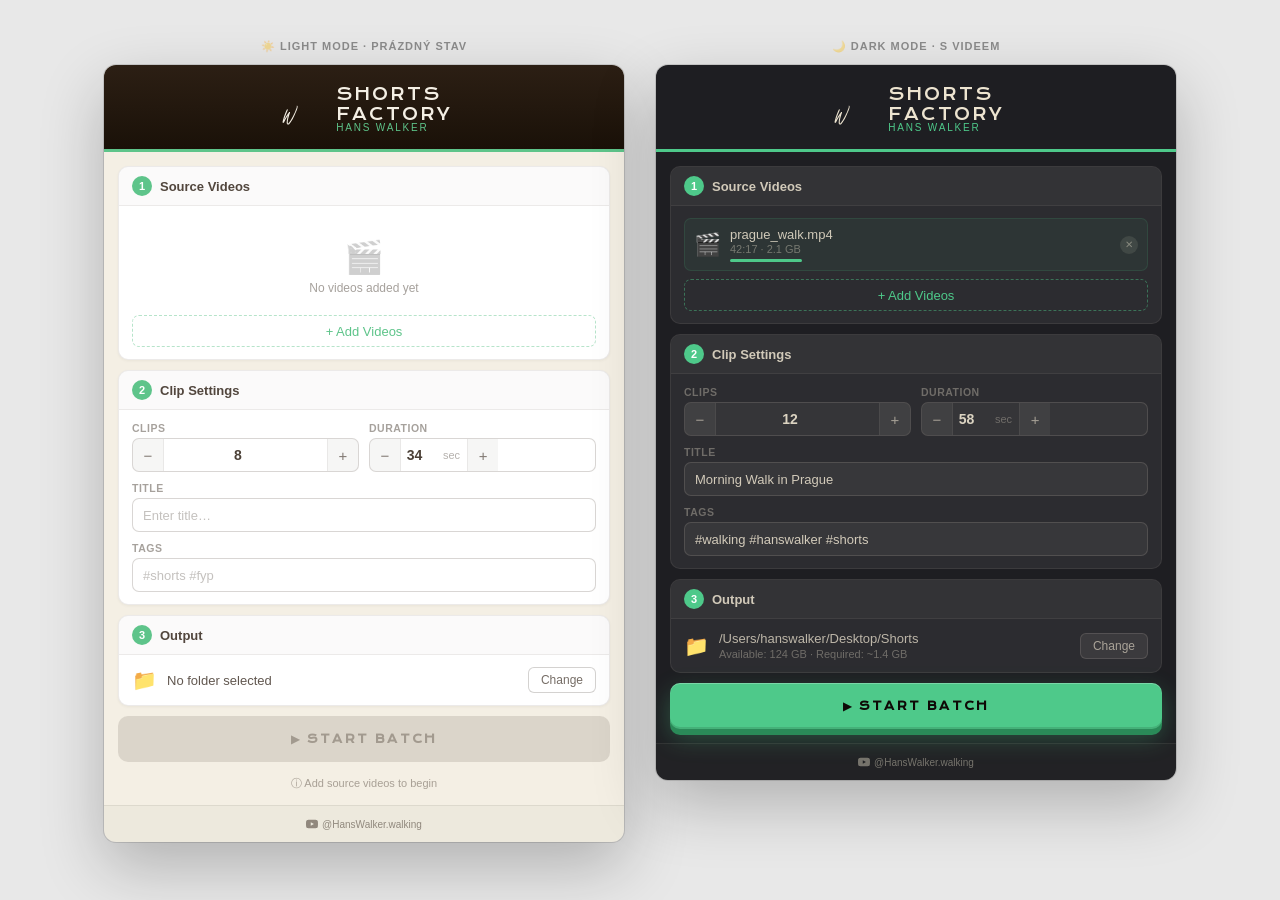
<file: source-codes/design-mockup-v1.1.html>
<!DOCTYPE html>
<html lang="en">
<head>
<meta charset="UTF-8">
<meta name="viewport" content="width=device-width, initial-scale=1.0">
<title>Hans Walker · Shorts Factory — Design Mockup v1.1</title>
<link rel="preconnect" href="https://fonts.googleapis.com">
<link href="https://fonts.googleapis.com/css2?family=Krona+One&display=swap" rel="stylesheet">
<style>
  * { box-sizing: border-box; margin: 0; padding: 0; }
  
  body {
    background: #e8e8e8;
    display: flex;
    align-items: flex-start;
    justify-content: center;
    min-height: 100vh;
    padding: 40px 24px;
    font-family: -apple-system, BlinkMacSystemFont, 'SF Pro', 'Helvetica Neue', sans-serif;
    gap: 32px;
    flex-wrap: wrap;
  }

  .col { display: flex; flex-direction: column; gap: 12px; align-items: center; }
  .col-label {
    font-size: 11px; text-transform: uppercase; letter-spacing: 1px;
    color: rgba(0,0,0,0.4); font-weight: 600;
  }

  /* ===================== WINDOW BASE ===================== */
  .window {
    width: 520px;
    border-radius: 12px;
    overflow: hidden;
    box-shadow: 0 24px 64px rgba(0,0,0,0.24), 0 0 0 1px rgba(0,0,0,0.12);
  }

  /* ===================== LIGHT MODE ===================== */
  .light { background: #F4EFE4; }
  
  /* Header with logo */
  .light .header {
    background: linear-gradient(180deg, #2C1F14 0%, #1a1108 100%);
    padding: 20px 20px 16px;
    border-bottom: 3px solid #5EC48A;
    display: flex;
    flex-direction: column;
    align-items: center;
    gap: 8px;
  }
  
  .light .logo-container {
    display: flex;
    align-items: center;
    gap: 12px;
  }
  
  .light .logo-svg {
    width: 48px;
    height: 48px;
    color: #F4EFE4;
  }
  
  .light .app-title {
    font-family: 'Krona One', sans-serif;
    font-size: 16px;
    text-transform: uppercase;
    letter-spacing: 0.12em;
    color: #F4EFE4;
    line-height: 1.2;
  }
  
  .light .app-subtitle {
    font-size: 10px;
    color: #5EC48A;
    letter-spacing: 0.18em;
    text-transform: uppercase;
    margin-top: -2px;
  }

  .light .content { padding: 14px; display: flex; flex-direction: column; gap: 10px; }
  
  .light .card {
    background: white;
    border-radius: 10px;
    border: 1px solid rgba(44,31,20,0.09);
    box-shadow: 0 1px 3px rgba(44,31,20,0.05);
    overflow: hidden;
  }
  
  .light .card-header {
    padding: 9px 13px;
    display: flex;
    align-items: center;
    gap: 8px;
    background: rgba(44,31,20,0.02);
    border-bottom: 1px solid rgba(44,31,20,0.07);
  }
  
  .light .card-header h2 {
    font-size: 13px;
    font-weight: 600;
    color: rgba(44,31,20,0.82);
  }
  
  .light .card-body { padding: 12px 13px; }
  
  .light .badge {
    width: 20px;
    height: 20px;
    background: #5EC48A;
    border-radius: 50%;
    display: flex;
    align-items: center;
    justify-content: center;
    font-size: 11px;
    font-weight: 700;
    color: white;
    flex-shrink: 0;
  }
  
  .light .field-label {
    font-size: 10.5px;
    font-weight: 600;
    color: rgba(44,31,20,0.42);
    text-transform: uppercase;
    letter-spacing: 0.5px;
    margin-bottom: 4px;
  }
  
  .light .stepper {
    display: flex;
    align-items: center;
    border: 1px solid rgba(44,31,20,0.18);
    border-radius: 7px;
    height: 34px;
    overflow: hidden;
    background: white;
  }
  
  .light .stepper-btn {
    width: 30px;
    height: 100%;
    background: rgba(44,31,20,0.04);
    border: none;
    color: rgba(44,31,20,0.58);
    font-size: 15px;
    cursor: pointer;
    display: flex;
    align-items: center;
    justify-content: center;
    flex-shrink: 0;
  }
  
  .light .stepper-btn:hover { background: rgba(44,31,20,0.09); }
  .light .stepper-sep { width: 1px; height: 100%; background: rgba(44,31,20,0.1); }
  
  .light .stepper-input {
    flex: 1;
    background: transparent;
    border: none;
    text-align: center;
    font-size: 14px;
    font-weight: 600;
    color: rgba(44,31,20,0.85);
    outline: none;
    font-family: inherit;
  }
  
  .light .stepper-unit {
    font-size: 11px;
    color: rgba(44,31,20,0.35);
    padding-right: 7px;
  }
  
  .light .text-field {
    height: 34px;
    background: white;
    border: 1px solid rgba(44,31,20,0.18);
    border-radius: 7px;
    padding: 0 10px;
    font-size: 13px;
    color: rgba(44,31,20,0.82);
    outline: none;
    width: 100%;
    font-family: inherit;
  }
  
  .light .text-field:focus {
    border-color: #5EC48A;
    box-shadow: 0 0 0 3px rgba(94,196,138,0.15);
  }
  
  .light .text-field::placeholder { color: rgba(44,31,20,0.28); }
  
  .light .output-path-text {
    font-size: 13px;
    color: rgba(44,31,20,0.75);
  }
  
  .light .output-meta {
    font-size: 11px;
    color: rgba(44,31,20,0.42);
    margin-top: 2px;
  }
  
  .light .change-btn {
    background: white;
    border: 1px solid rgba(44,31,20,0.2);
    border-radius: 6px;
    padding: 5px 12px;
    font-size: 12px;
    color: rgba(44,31,20,0.65);
    cursor: pointer;
    font-family: inherit;
    white-space: nowrap;
  }
  
  .light .start-btn {
    width: 100%;
    height: 46px;
    background: #5EC48A;
    border: none;
    border-radius: 10px;
    font-family: 'Krona One', sans-serif;
    font-size: 11px;
    font-weight: 600;
    text-transform: uppercase;
    letter-spacing: 0.2em;
    color: #2C1F14;
    cursor: pointer;
    display: flex;
    align-items: center;
    justify-content: center;
    gap: 8px;
    box-shadow: 
      0 6px 0 #3aad73,
      0 9px 24px rgba(94,196,138,0.35),
      inset 0 1px 0 rgba(255,255,255,0.3),
      inset 0 -2px 0 rgba(0,0,0,0.08);
    transition: transform 0.1s, box-shadow 0.1s;
  }
  
  .light .start-btn:hover {
    transform: translateY(-2px);
    background: #6ed49a;
    box-shadow: 
      0 8px 0 #3aad73,
      0 12px 28px rgba(94,196,138,0.42),
      inset 0 1px 0 rgba(255,255,255,0.32),
      inset 0 -2px 0 rgba(0,0,0,0.08);
  }
  
  .light .start-btn:active {
    transform: translateY(4px);
    box-shadow: 
      0 2px 0 #3aad73,
      0 2px 8px rgba(94,196,138,0.2),
      inset 0 2px 4px rgba(0,0,0,0.15);
  }
  
  .light .start-btn.disabled {
    background: rgba(44,31,20,0.12);
    color: rgba(44,31,20,0.32);
    cursor: not-allowed;
    box-shadow: none;
  }
  
  .light .hint {
    text-align: center;
    font-size: 11px;
    color: rgba(44,31,20,0.38);
    margin-top: 4px;
  }
  
  .light .empty-state {
    display: flex;
    flex-direction: column;
    align-items: center;
    padding: 20px 0 12px;
    gap: 5px;
  }
  
  .light .empty-icon {
    font-size: 32px;
    opacity: 0.25;
  }
  
  .light .empty-text {
    font-size: 12px;
    color: rgba(44,31,20,0.42);
  }
  
  .light .add-btn {
    width: 100%;
    height: 32px;
    background: white;
    border: 1.5px dashed rgba(94,196,138,0.45);
    border-radius: 7px;
    font-size: 13px;
    font-weight: 500;
    color: #5EC48A;
    cursor: pointer;
    font-family: inherit;
    display: flex;
    align-items: center;
    justify-content: center;
    gap: 5px;
    margin-top: 8px;
  }
  
  .light .video-row {
    display: flex;
    align-items: center;
    gap: 9px;
    padding: 8px 9px;
    background: rgba(94,196,138,0.08);
    border-radius: 7px;
    border: 1px solid rgba(94,196,138,0.15);
  }
  
  .light .video-name {
    font-size: 13px;
    font-weight: 500;
    color: rgba(44,31,20,0.82);
  }
  
  .light .video-sub {
    font-size: 11px;
    color: rgba(44,31,20,0.42);
    margin-top: 1px;
  }
  
  .light .rm-btn {
    width: 18px;
    height: 18px;
    background: rgba(44,31,20,0.08);
    border: none;
    border-radius: 50%;
    font-size: 10px;
    color: rgba(44,31,20,0.45);
    cursor: pointer;
    display: flex;
    align-items: center;
    justify-content: center;
  }
  
  .light .footer {
    padding: 12px 16px;
    background: rgba(44,31,20,0.03);
    border-top: 1px solid rgba(44,31,20,0.08);
    display: flex;
    align-items: center;
    justify-content: center;
    gap: 8px;
  }
  
  .light .footer-link {
    font-size: 10px;
    color: rgba(44,31,20,0.48);
    text-decoration: none;
    display: flex;
    align-items: center;
    gap: 4px;
  }
  
  .light .footer-link:hover {
    color: #5EC48A;
  }

  /* ===================== DARK MODE ===================== */
  .dark { background: #1e1e22; }
  
  .dark .header {
    background: linear-gradient(180deg, #0e0906 0%, #08060 100%);
    padding: 20px 20px 16px;
    border-bottom: 3px solid #4EC98A;
    display: flex;
    flex-direction: column;
    align-items: center;
    gap: 8px;
  }
  
  .dark .logo-container {
    display: flex;
    align-items: center;
    gap: 12px;
  }
  
  .dark .logo-svg {
    width: 48px;
    height: 48px;
    color: #EDE4D0;
  }
  
  .dark .app-title {
    font-family: 'Krona One', sans-serif;
    font-size: 16px;
    text-transform: uppercase;
    letter-spacing: 0.12em;
    color: #EDE4D0;
    line-height: 1.2;
  }
  
  .dark .app-subtitle {
    font-size: 10px;
    color: #4EC98A;
    letter-spacing: 0.18em;
    text-transform: uppercase;
    margin-top: -2px;
  }

  .dark .content { padding: 14px; display: flex; flex-direction: column; gap: 10px; }
  
  .dark .card {
    background: #2c2c30;
    border-radius: 10px;
    border: 1px solid rgba(237,228,208,0.08);
    overflow: hidden;
  }
  
  .dark .card-header {
    padding: 9px 13px;
    display: flex;
    align-items: center;
    gap: 8px;
    background: rgba(237,228,208,0.03);
    border-bottom: 1px solid rgba(237,228,208,0.07);
  }
  
  .dark .card-header h2 {
    font-size: 13px;
    font-weight: 600;
    color: rgba(237,228,208,0.85);
  }
  
  .dark .card-body { padding: 12px 13px; }
  
  .dark .badge {
    width: 20px;
    height: 20px;
    background: #4EC98A;
    border-radius: 50%;
    display: flex;
    align-items: center;
    justify-content: center;
    font-size: 11px;
    font-weight: 700;
    color: white;
    flex-shrink: 0;
  }
  
  .dark .field-label {
    font-size: 10.5px;
    font-weight: 600;
    color: rgba(237,228,208,0.35);
    text-transform: uppercase;
    letter-spacing: 0.5px;
    margin-bottom: 4px;
  }
  
  .dark .stepper {
    display: flex;
    align-items: center;
    border: 1px solid rgba(237,228,208,0.14);
    border-radius: 7px;
    height: 34px;
    overflow: hidden;
    background: rgba(237,228,208,0.05);
  }
  
  .dark .stepper-btn {
    width: 30px;
    height: 100%;
    background: rgba(237,228,208,0.06);
    border: none;
    color: rgba(237,228,208,0.58);
    font-size: 15px;
    cursor: pointer;
    display: flex;
    align-items: center;
    justify-content: center;
    flex-shrink: 0;
  }
  
  .dark .stepper-btn:hover {
    background: rgba(237,228,208,0.12);
    color: white;
  }
  
  .dark .stepper-sep { width: 1px; height: 100%; background: rgba(237,228,208,0.12); }
  
  .dark .stepper-input {
    flex: 1;
    background: transparent;
    border: none;
    text-align: center;
    font-size: 14px;
    font-weight: 600;
    color: rgba(237,228,208,0.9);
    outline: none;
    font-family: inherit;
  }
  
  .dark .stepper-unit {
    font-size: 11px;
    color: rgba(237,228,208,0.32);
    padding-right: 7px;
  }
  
  .dark .text-field {
    height: 34px;
    background: rgba(237,228,208,0.06);
    border: 1px solid rgba(237,228,208,0.14);
    border-radius: 7px;
    padding: 0 10px;
    font-size: 13px;
    color: rgba(237,228,208,0.85);
    outline: none;
    width: 100%;
    font-family: inherit;
  }
  
  .dark .text-field:focus {
    border-color: #4EC98A;
    box-shadow: 0 0 0 3px rgba(78,201,138,0.2);
  }
  
  .dark .text-field::placeholder { color: rgba(237,228,208,0.24); }
  
  .dark .output-path-text {
    font-size: 13px;
    color: rgba(237,228,208,0.75);
  }
  
  .dark .output-meta {
    font-size: 11px;
    color: rgba(237,228,208,0.35);
    margin-top: 2px;
  }
  
  .dark .change-btn {
    background: rgba(237,228,208,0.08);
    border: 1px solid rgba(237,228,208,0.14);
    border-radius: 6px;
    padding: 5px 12px;
    font-size: 12px;
    color: rgba(237,228,208,0.62);
    cursor: pointer;
    font-family: inherit;
    white-space: nowrap;
  }
  
  .dark .start-btn {
    width: 100%;
    height: 46px;
    background: #4EC98A;
    border: none;
    border-radius: 10px;
    font-family: 'Krona One', sans-serif;
    font-size: 11px;
    font-weight: 600;
    text-transform: uppercase;
    letter-spacing: 0.2em;
    color: #0e0906;
    cursor: pointer;
    display: flex;
    align-items: center;
    justify-content: center;
    gap: 8px;
    box-shadow: 
      0 6px 0 #2a8a58,
      0 9px 24px rgba(78,201,138,0.32),
      inset 0 1px 0 rgba(255,255,255,0.25),
      inset 0 -2px 0 rgba(0,0,0,0.12);
    transition: transform 0.1s, box-shadow 0.1s;
  }
  
  .dark .start-btn:hover {
    transform: translateY(-2px);
    background: #5ed99a;
    box-shadow: 
      0 8px 0 #2a8a58,
      0 12px 28px rgba(78,201,138,0.38),
      inset 0 1px 0 rgba(255,255,255,0.28),
      inset 0 -2px 0 rgba(0,0,0,0.12);
  }
  
  .dark .start-btn:active {
    transform: translateY(4px);
    box-shadow: 
      0 2px 0 #2a8a58,
      0 2px 8px rgba(78,201,138,0.2),
      inset 0 2px 4px rgba(0,0,0,0.2);
  }
  
  .dark .start-btn.disabled {
    background: rgba(237,228,208,0.1);
    color: rgba(237,228,208,0.28);
    cursor: not-allowed;
    box-shadow: none;
  }
  
  .dark .hint {
    text-align: center;
    font-size: 11px;
    color: rgba(237,228,208,0.32);
    margin-top: 4px;
  }
  
  .dark .empty-state {
    display: flex;
    flex-direction: column;
    align-items: center;
    padding: 20px 0 12px;
    gap: 5px;
  }
  
  .dark .empty-icon {
    font-size: 32px;
    opacity: 0.2;
  }
  
  .dark .empty-text {
    font-size: 12px;
    color: rgba(237,228,208,0.35);
  }
  
  .dark .add-btn {
    width: 100%;
    height: 32px;
    background: transparent;
    border: 1.5px dashed rgba(78,201,138,0.45);
    border-radius: 7px;
    font-size: 13px;
    font-weight: 500;
    color: #4EC98A;
    cursor: pointer;
    font-family: inherit;
    display: flex;
    align-items: center;
    justify-content: center;
    gap: 5px;
    margin-top: 8px;
  }
  
  .dark .video-row {
    display: flex;
    align-items: center;
    gap: 9px;
    padding: 8px 9px;
    background: rgba(78,201,138,0.06);
    border-radius: 7px;
    border: 1px solid rgba(78,201,138,0.12);
  }
  
  .dark .video-name {
    font-size: 13px;
    font-weight: 500;
    color: rgba(237,228,208,0.85);
  }
  
  .dark .video-sub {
    font-size: 11px;
    color: rgba(237,228,208,0.38);
    margin-top: 1px;
  }
  
  .dark .rm-btn {
    width: 18px;
    height: 18px;
    background: rgba(237,228,208,0.1);
    border: none;
    border-radius: 50%;
    font-size: 10px;
    color: rgba(237,228,208,0.42);
    cursor: pointer;
    display: flex;
    align-items: center;
    justify-content: center;
  }
  
  .dark .footer {
    padding: 12px 16px;
    background: rgba(237,228,208,0.02);
    border-top: 1px solid rgba(237,228,208,0.08);
    display: flex;
    align-items: center;
    justify-content: center;
    gap: 8px;
  }
  
  .dark .footer-link {
    font-size: 10px;
    color: rgba(237,228,208,0.42);
    text-decoration: none;
    display: flex;
    align-items: center;
    gap: 4px;
  }
  
  .dark .footer-link:hover {
    color: #4EC98A;
  }

  /* Shared helpers */
  .settings-grid { display: grid; grid-template-columns: 1fr 1fr; gap: 10px; }
  .full-width { grid-column: 1 / -1; }
  .output-row { display: flex; align-items: center; gap: 10px; }
  .video-info { flex: 1; }
  .pmini { height: 3px; background: rgba(0,0,0,0.1); border-radius: 2px; margin-top: 4px; width: 72px; overflow: hidden; }
  .pmini-fill { width: 100%; height: 100%; background: #5EC48A; }
  .dark .pmini { background: rgba(255,255,255,0.12); }
  .dark .pmini-fill { background: #4EC98A; }
</style>
</head>
<body>

<!-- ===== LIGHT MODE — Empty state ===== -->
<div class="col">
  <div class="col-label">☀️ Light Mode · Prázdný stav</div>
  <div class="window light">
    <!-- Header with logo -->
    <div class="header">
      <div class="logo-container">
        <svg class="logo-svg" viewBox="0 0 800 800" fill="none" xmlns="http://www.w3.org/2000/svg"><path d="M347.908 347.028C351.83 347.031 356.722 348.01 358.676 351.766C362.906 359.898 359.847 373.996 357.78 382.339C352.907 402.011 345.494 420.691 338.234 439.539C330.245 459.43 320.331 479.176 311.427 498.523C290.999 542.918 270.134 586.84 241.824 626.891C234.363 637.187 225.845 649.531 215.093 656.469C205.508 662.656 189.164 657.996 183.499 648.262C178.298 639.324 178.075 629.559 178.073 619.492C177.708 594.273 183.645 570.145 188.827 545.727C191.991 530.824 195.452 519.199 199.711 504.66C191.745 517.195 185.02 530.121 177.705 542.988C164.596 565.824 152.162 588.953 139.757 612.184C136.346 618.574 131.597 627.644 124.746 630.941C119.848 633.613 110.609 628.02 109.453 623.156C107.223 613.777 112.337 600.59 114.662 591.535C124.412 553.789 136.382 516.648 150.508 480.312C159.517 456.813 168.041 435.492 179.453 413.043C181.78 408.953 184.621 403.723 190.05 405.738C197.983 408.684 198.553 412.692 195.268 419.406C170.039 470.977 152.679 525.789 134.881 580.273L135.351 579.66C137.457 576.945 139.233 574.055 140.915 571.062C157.493 541.57 176.279 513.379 194.614 484.938L207.226 465.562C210.028 461.207 212.599 456.445 215.88 452.434C217.317 450.68 219.148 449.098 221.394 448.535C224.241 447.816 226.956 448.82 229.329 450.387C233.97 453.441 234.613 457.84 233.789 463.051C233.083 467.516 231.084 471.77 229.495 475.977C226.981 482.633 224.354 489.301 222.14 496.062C210.587 531.336 189.842 602.621 197.095 638.156C197.476 640.023 198.065 642.992 199.669 644.055C211.035 643.836 246.334 588.504 252.809 576.836C276.361 534.406 297.776 489.844 318.828 446.062C325.498 432.195 330.303 416.035 335.589 401.555C341.151 386.322 348.357 370.153 348.196 353.817C346.972 354.897 346.015 356.01 344.504 356.186C343.701 353.762 345.519 352.818 344.656 350.387C344.357 349.544 344.305 349.074 344.653 348.289C345.813 347.264 346.389 347.302 347.908 347.028Z" fill="currentColor"/></svg>
        <div>
          <div class="app-title">Shorts<br>Factory</div>
          <div class="app-subtitle">Hans Walker</div>
        </div>
      </div>
    </div>
    
    <div class="content">
      <div class="card">
        <div class="card-header"><div class="badge">1</div><h2>Source Videos</h2></div>
        <div class="card-body">
          <div class="empty-state">
            <div class="empty-icon">🎬</div>
            <div class="empty-text">No videos added yet</div>
          </div>
          <button class="add-btn">+ Add Videos</button>
        </div>
      </div>
      
      <div class="card">
        <div class="card-header"><div class="badge">2</div><h2>Clip Settings</h2></div>
        <div class="card-body">
          <div class="settings-grid">
            <div>
              <div class="field-label">Clips</div>
              <div class="stepper">
                <button class="stepper-btn">−</button>
                <div class="stepper-sep"></div>
                <input class="stepper-input" type="number" value="8" min="1" max="99">
                <div class="stepper-sep"></div>
                <button class="stepper-btn">+</button>
              </div>
            </div>
            <div>
              <div class="field-label">Duration</div>
              <div class="stepper">
                <button class="stepper-btn">−</button>
                <div class="stepper-sep"></div>
                <input class="stepper-input" type="number" value="34" min="5" max="300" style="max-width:42px">
                <span class="stepper-unit">sec</span>
                <div class="stepper-sep"></div>
                <button class="stepper-btn">+</button>
              </div>
            </div>
            <div class="full-width">
              <div class="field-label">Title</div>
              <input class="text-field" type="text" placeholder="Enter title…" value="">
            </div>
            <div class="full-width">
              <div class="field-label">Tags</div>
              <input class="text-field" type="text" placeholder="#shorts #fyp" value="">
            </div>
          </div>
        </div>
      </div>
      
      <div class="card">
        <div class="card-header"><div class="badge">3</div><h2>Output</h2></div>
        <div class="card-body">
          <div class="output-row">
            <span style="font-size:20px">📁</span>
            <div style="flex:1">
              <div class="output-path-text">No folder selected</div>
            </div>
            <button class="change-btn">Change</button>
          </div>
        </div>
      </div>
      
      <button class="start-btn disabled">▶ Start Batch</button>
      <div class="hint">ⓘ Add source videos to begin</div>
    </div>
    
    <div class="footer">
      <a href="https://www.youtube.com/@HansWalker.walking" class="footer-link" target="_blank">
        <svg xmlns="http://www.w3.org/2000/svg" width="12" height="12" viewBox="0 0 24 24" fill="currentColor"><path d="M23.498 6.186a3.016 3.016 0 0 0-2.122-2.136C19.505 3.545 12 3.545 12 3.545s-7.505 0-9.377.505A3.017 3.017 0 0 0 .502 6.186C0 8.07 0 12 0 12s0 3.93.502 5.814a3.016 3.016 0 0 0 2.122 2.136c1.871.505 9.376.505 9.376.505s7.505 0 9.377-.505a3.015 3.015 0 0 0 2.122-2.136C24 15.93 24 12 24 12s0-3.93-.502-5.814zM9.545 15.568V8.432L15.818 12l-6.273 3.568z"/></svg>
        @HansWalker.walking
      </a>
    </div>
  </div>
</div>

<!-- ===== DARK MODE — With video ===== -->
<div class="col">
  <div class="col-label">🌙 Dark Mode · S videem</div>
  <div class="window dark">
    <div class="header">
      <div class="logo-container">
        <svg class="logo-svg" viewBox="0 0 800 800" fill="none" xmlns="http://www.w3.org/2000/svg"><path d="M347.908 347.028C351.83 347.031 356.722 348.01 358.676 351.766C362.906 359.898 359.847 373.996 357.78 382.339C352.907 402.011 345.494 420.691 338.234 439.539C330.245 459.43 320.331 479.176 311.427 498.523C290.999 542.918 270.134 586.84 241.824 626.891C234.363 637.187 225.845 649.531 215.093 656.469C205.508 662.656 189.164 657.996 183.499 648.262C178.298 639.324 178.075 629.559 178.073 619.492C177.708 594.273 183.645 570.145 188.827 545.727C191.991 530.824 195.452 519.199 199.711 504.66C191.745 517.195 185.02 530.121 177.705 542.988C164.596 565.824 152.162 588.953 139.757 612.184C136.346 618.574 131.597 627.644 124.746 630.941C119.848 633.613 110.609 628.02 109.453 623.156C107.223 613.777 112.337 600.59 114.662 591.535C124.412 553.789 136.382 516.648 150.508 480.312C159.517 456.813 168.041 435.492 179.453 413.043C181.78 408.953 184.621 403.723 190.05 405.738C197.983 408.684 198.553 412.692 195.268 419.406C170.039 470.977 152.679 525.789 134.881 580.273L135.351 579.66C137.457 576.945 139.233 574.055 140.915 571.062C157.493 541.57 176.279 513.379 194.614 484.938L207.226 465.562C210.028 461.207 212.599 456.445 215.88 452.434C217.317 450.68 219.148 449.098 221.394 448.535C224.241 447.816 226.956 448.82 229.329 450.387C233.97 453.441 234.613 457.84 233.789 463.051C233.083 467.516 231.084 471.77 229.495 475.977C226.981 482.633 224.354 489.301 222.14 496.062C210.587 531.336 189.842 602.621 197.095 638.156C197.476 640.023 198.065 642.992 199.669 644.055C211.035 643.836 246.334 588.504 252.809 576.836C276.361 534.406 297.776 489.844 318.828 446.062C325.498 432.195 330.303 416.035 335.589 401.555C341.151 386.322 348.357 370.153 348.196 353.817C346.972 354.897 346.015 356.01 344.504 356.186C343.701 353.762 345.519 352.818 344.656 350.387C344.357 349.544 344.305 349.074 344.653 348.289C345.813 347.264 346.389 347.302 347.908 347.028Z" fill="currentColor"/></svg>
        <div>
          <div class="app-title">Shorts<br>Factory</div>
          <div class="app-subtitle">Hans Walker</div>
        </div>
      </div>
    </div>
    
    <div class="content">
      <div class="card">
        <div class="card-header"><div class="badge">1</div><h2>Source Videos</h2></div>
        <div class="card-body">
          <div class="video-row">
            <span style="font-size:22px">🎬</span>
            <div class="video-info">
              <div class="video-name">prague_walk.mp4</div>
              <div class="video-sub">42:17 · 2.1 GB</div>
              <div class="pmini"><div class="pmini-fill"></div></div>
            </div>
            <button class="rm-btn">✕</button>
          </div>
          <button class="add-btn">+ Add Videos</button>
        </div>
      </div>
      
      <div class="card">
        <div class="card-header"><div class="badge">2</div><h2>Clip Settings</h2></div>
        <div class="card-body">
          <div class="settings-grid">
            <div>
              <div class="field-label">Clips</div>
              <div class="stepper">
                <button class="stepper-btn">−</button>
                <div class="stepper-sep"></div>
                <input class="stepper-input" type="number" value="12" min="1" max="99">
                <div class="stepper-sep"></div>
                <button class="stepper-btn">+</button>
              </div>
            </div>
            <div>
              <div class="field-label">Duration</div>
              <div class="stepper">
                <button class="stepper-btn">−</button>
                <div class="stepper-sep"></div>
                <input class="stepper-input" type="number" value="58" min="5" max="300" style="max-width:42px">
                <span class="stepper-unit">sec</span>
                <div class="stepper-sep"></div>
                <button class="stepper-btn">+</button>
              </div>
            </div>
            <div class="full-width">
              <div class="field-label">Title</div>
              <input class="text-field" type="text" value="Morning Walk in Prague">
            </div>
            <div class="full-width">
              <div class="field-label">Tags</div>
              <input class="text-field" type="text" value="#walking #hanswalker #shorts">
            </div>
          </div>
        </div>
      </div>
      
      <div class="card">
        <div class="card-header"><div class="badge">3</div><h2>Output</h2></div>
        <div class="card-body">
          <div class="output-row">
            <span style="font-size:20px">📁</span>
            <div style="flex:1">
              <div class="output-path-text">/Users/hanswalker/Desktop/Shorts</div>
              <div class="output-meta">Available: 124 GB · Required: ~1.4 GB</div>
            </div>
            <button class="change-btn">Change</button>
          </div>
        </div>
      </div>
      
      <button class="start-btn">▶ Start Batch</button>
    </div>
    
    <div class="footer">
      <a href="https://www.youtube.com/@HansWalker.walking" class="footer-link" target="_blank">
        <svg xmlns="http://www.w3.org/2000/svg" width="12" height="12" viewBox="0 0 24 24" fill="currentColor"><path d="M23.498 6.186a3.016 3.016 0 0 0-2.122-2.136C19.505 3.545 12 3.545 12 3.545s-7.505 0-9.377.505A3.017 3.017 0 0 0 .502 6.186C0 8.07 0 12 0 12s0 3.93.502 5.814a3.016 3.016 0 0 0 2.122 2.136c1.871.505 9.376.505 9.376.505s7.505 0 9.377-.505a3.015 3.015 0 0 0 2.122-2.136C24 15.93 24 12 24 12s0-3.93-.502-5.814zM9.545 15.568V8.432L15.818 12l-6.273 3.568z"/></svg>
        @HansWalker.walking
      </a>
    </div>
  </div>
</div>

</body>
</html>
</file>
<file: website/assets/css/style.css>
/* ═══════════════════════════════════════════════════════
   DESIGN TOKENS — clean, no duplicates
══════════════════════════════════════════════════════════ */
:root {
  /* Palette */
  --cream:        #F4EFE4;
  --cream-mid:    #EBE4D4;
  --cream-deep:   #DDD4BF;
  --ink:          #2C1F14;
  --ink-light:    #513F34;
  --ink-faint:    rgba(44,31,20,0.10);
  --ink-ghost:    rgba(44,31,20,0.05);

  /* Brand green */
  --green:        #5EC48A;
  --green-dark:   #3aad73;
  --green-deeper: #2a8a58;
  --green-pale:   rgba(94,196,138,0.12);

  /* Art Deco gold accent */
  --gold:         #C9A84C;
  --gold-light:   #e0c070;
  --gold-faint:   rgba(201,168,76,0.18);

  /* Derived */
  --rule:         rgba(44,31,20,0.12);
  --rule-gold:    rgba(201,168,76,0.35);
}

[data-theme="dark"] {
  --cream:        #18100a;
  --cream-mid:    #201508;
  --cream-deep:   #2a1c0c;
  --ink:          #EDE4D0;
  --ink-light:    #c8b89a;
  --ink-faint:    rgba(237,228,208,0.10);
  --ink-ghost:    rgba(237,228,208,0.04);
  --green:        #4EC98A;
  --green-dark:   #3aad73;
  --gold:         #d4ae5a;
  --gold-light:   #e8c878;
  --gold-faint:   rgba(212,174,90,0.12);
  --rule:         rgba(237,228,208,0.10);
  --rule-gold:    rgba(212,174,90,0.25);
}

*, *::before, *::after { box-sizing: border-box; margin: 0; padding: 0; }
html { scroll-behavior: smooth; }

body {
  position: relative;
  background: var(--cream);
  color: var(--ink);
  font-family: 'Cormorant Garamond', 'IM Fell English', Georgia, serif;
  font-size: clamp(16px, 1.4vw, 19px);
  line-height: 1.75;
  overflow-x: hidden;
  transition: background 0.5s, color 0.4s;
}

/* Dot grid — scrolls with page */
body::before {
  content: '';
  position: absolute; inset: 0; z-index: 0; pointer-events: none;
  background-image: radial-gradient(circle, rgba(44,31,20,0.18) 1px, transparent 1px);
  background-size: 28px 28px;
}
[data-theme="dark"] body::before {
  background-image: radial-gradient(circle, rgba(237,228,208,0.09) 1px, transparent 1px);
}

/* Paper grain texture */
body::after {
  content: '';
  position: absolute; inset: 0; z-index: 0; pointer-events: none;
  opacity: 0.025;
  background-image: url("data:image/svg+xml,%3Csvg viewBox='0 0 512 512' xmlns='http://www.w3.org/2000/svg'%3E%3Cfilter id='n'%3E%3CfeTurbulence type='fractalNoise' baseFrequency='0.72' numOctaves='4' stitchTiles='stitch'/%3E%3C/filter%3E%3Crect width='100%25' height='100%25' filter='url(%23n)'/%3E%3C/svg%3E");
  background-size: 200px;
}

.layer { position: relative; z-index: 1; }
a { color: inherit; text-decoration: none; }


/* ═══════════════════════════════════════════════════════
   NAVIGATION
══════════════════════════════════════════════════════════ */
nav {
  position: fixed; top: 0; left: 0; right: 0; z-index: 300;
  display: flex; align-items: center; justify-content: space-between;
  padding: 0 44px; height: 100px;
  background: rgba(244,239,228,0.92);
  backdrop-filter: blur(5px);
  border-top: 3px solid var(--green);
  border-bottom: 1px solid var(--rule);
  transition: background 0.5s, box-shadow 0.3s ease;
}
nav.scrolled {
  box-shadow: 0 2px 16px rgba(44,31,20,0.08);
}
[data-theme="dark"] nav {
  background: rgba(24,16,10,0.94);
}
[data-theme="dark"] nav.scrolled {
  box-shadow: 0 2px 16px rgba(0,0,0,0.25);
}

.nav-logo {
  display: flex; align-items: center;
  color: var(--ink);
  transition: opacity 0.2s;
  text-decoration: none;
}
.nav-logo:hover { opacity: 0.7; }
.nav-logo svg {
  height: 100px; width: 100px; display: block;
  color: var(--ink);
  transition: color 0.4s;
}
[data-theme="dark"] .nav-logo svg { color: var(--ink); }

.nav-links {
  display: flex; gap: 28px;
  font-family: 'Cormorant Garamond', serif;
  font-style: italic; font-size: clamp(15px, 1.1vw, 18px);
  color: var(--ink-light);
}
.nav-links a {
  display: inline-flex; align-items: center; gap: 6px;
  transition: color 0.2s;
}
.nav-links a:hover { color: var(--green); }
.nav-links a svg { flex-shrink: 0; display: block; }

.nav-right { display: flex; align-items: center; gap: 16px; }

/* Hamburger menu — hidden on desktop */
.nav-menu-btn {
  display: none;
  flex-direction: column;
  justify-content: center;
  gap: 6px;
  width: 40px;
  height: 40px;
  padding: 0;
  background: none;
  border: none;
  cursor: pointer;
  color: var(--ink);
  transition: color 0.2s;
}
.nav-menu-btn span {
  display: block;
  width: 22px;
  height: 2px;
  background: currentColor;
  border-radius: 1px;
  transition: transform 0.25s, opacity 0.25s;
}
nav.menu-open .nav-menu-btn span:nth-child(1) {
  transform: translateY(8px) rotate(45deg);
}
nav.menu-open .nav-menu-btn span:nth-child(2) {
  opacity: 0;
}
nav.menu-open .nav-menu-btn span:nth-child(3) {
  transform: translateY(-8px) rotate(-45deg);
}

/* Theme toggle */
.theme-btn {
  width: 36px; height: 36px; border-radius: 50%;
  background: var(--cream-mid); border: 1px solid var(--rule);
  color: var(--ink-light); font-size: 15px; cursor: pointer;
  display: flex; align-items: center; justify-content: center;
  transition: background 0.2s, transform 0.1s;
}
.theme-btn:hover { background: var(--green); color: var(--cream); transform: rotate(15deg); }

.theme-btn-wrap {
  display: flex; align-items: center; gap: 10px;
}
.theme-btn-rule {
  width: 24px; height: 1px; background: var(--gold); opacity: 0.5;
  flex-shrink: 0;
}

/* Primary CTA button */
.btn-primary {
  font-family: 'Krona One', sans-serif;
  font-size: clamp(9px, 0.7vw, 11px);
  text-transform: uppercase; letter-spacing: 0.2em;
  color: var(--ink); background: var(--green);
  padding: 13px 28px; border: none; cursor: pointer;
  border-radius: 100px;
  box-shadow:
    0 6px 0 var(--green-deeper),
    0 9px 24px rgba(94,196,138,0.38),
    inset 0 1px 0 rgba(255,255,255,0.32),
    inset 0 -2px 0 rgba(0,0,0,0.1);
  display: inline-flex; align-items: center; gap: 8px;
  transition: transform 0.1s, box-shadow 0.1s, background 0.1s;
  white-space: nowrap;
  user-select: none;
}
.btn-primary:hover {
  transform: translateY(-3px);
  background: #6ed49a;
  box-shadow: 0 9px 0 var(--green-deeper), 0 15px 32px rgba(94,196,138,0.45),
    inset 0 1px 0 rgba(255,255,255,0.35), inset 0 -2px 0 rgba(0,0,0,0.1);
}
.btn-primary:active {
  transform: translateY(5px) !important;
  box-shadow: 0 1px 0 var(--green-deeper), 0 2px 8px rgba(94,196,138,0.2),
    inset 0 2px 4px rgba(0,0,0,0.18) !important;
  background: #4db87a;
}
.btn-primary.lg {
  font-size: clamp(10px, 0.85vw, 12px);
  padding: 17px 46px;
  letter-spacing: 0.22em;
  box-shadow: 0 8px 0 var(--green-deeper), 0 12px 32px rgba(94,196,138,0.42),
    inset 0 1px 0 rgba(255,255,255,0.32), inset 0 -2px 0 rgba(0,0,0,0.1);
}
[data-theme="dark"] .btn-primary { color: #2C1F14; }

/* Ghost button */
.btn-ghost {
  font-family: 'Krona One', sans-serif;
  font-size: clamp(9px, 0.7vw, 11px);
  text-transform: uppercase; letter-spacing: 0.2em;
  color: var(--ink-light);
  padding: 16px 36px;
  border: 1.5px solid var(--rule);
  background: var(--cream); cursor: pointer;
  border-radius: 100px;
  display: inline-flex; align-items: center; gap: 8px;
  transition: border-color 0.2s, color 0.2s, background 0.2s, transform 0.12s, box-shadow 0.12s;
  white-space: nowrap;
  user-select: none;
}
.btn-ghost:hover {
  border-color: var(--green-dark);
  color: var(--green-dark);
  background: linear-gradient(var(--green-pale), var(--green-pale)), var(--cream);
  transform: translateY(-2px);
  box-shadow: 0 4px 16px rgba(94,196,138,0.2);
}
[data-theme="dark"] .btn-ghost { color: var(--ink-light); border-color: var(--rule); }
[data-theme="dark"] .btn-ghost:hover { color: var(--green); border-color: var(--green); background: linear-gradient(var(--green-pale), var(--green-pale)), var(--cream); }


/* ═══════════════════════════════════════════════════════
   HERO
══════════════════════════════════════════════════════════ */
.hero {
  min-height: 100vh;
  display: flex; flex-direction: column; align-items: center; justify-content: center;
  padding: 150px 40px 80px;
  text-align: center;
  position: relative; z-index: 1;
}

.hero-logo {
  margin: 0 auto 24px;
  animation: fadeUp 0.9s ease both;
}
.hero-logo svg {
  width: auto; height: clamp(90px, 13vw, 150px);
  display: block; margin: 0 auto;
  color: var(--ink);
  transition: color 0.4s;
}

/* Hero headline */
.hero-eyebrow {
  font-family: 'Cormorant Garamond', serif;
  font-style: italic; font-size: clamp(13px, 1vw, 16px);
  color: var(--gold); letter-spacing: 0.14em;
  margin-bottom: 10px;
  animation: fadeUp 0.9s 0.07s ease both;
}

.hero-title {
  font-family: 'Krona One', sans-serif;
  font-size: clamp(38px, 6.5vw, 80px);
  text-transform: uppercase; letter-spacing: 0.10em; line-height: 1.0;
  color: var(--ink);
  margin-bottom: 6px;
  animation: fadeUp 0.9s 0.12s ease both;
}

/* Art Deco thin rule below title */
.hero-deco-rule {
  display: flex; align-items: center; justify-content: center; gap: 10px;
  margin: 24px auto 24px;
  animation: fadeUp 0.9s 0.16s ease both;
}
.hero-deco-rule span {
  width: 60px; height: 1px; background: var(--rule-gold);
}
.hero-deco-rule i {
  color: var(--gold); font-style: normal; font-size: 10px; letter-spacing: 6px;
}

.hero-sub {
  font-family: 'Cormorant Garamond', serif;
  font-style: italic; font-size: clamp(18px, 1.6vw, 24px);
  color: var(--ink-light); line-height: 1.55;
  max-width: min(520px, 90vw); margin: 0 auto 48px;
  text-align: center;
  animation: fadeUp 0.9s 0.19s ease both;
}

.hero-desc {
  font-style: italic; font-size: clamp(15px, 1.2vw, 18px);
  color: var(--ink-light); max-width: 420px;
  line-height: 1.8; margin: 0 auto 40px;
  opacity: 0.8;
  animation: fadeUp 0.9s 0.23s ease both;
}

.hero-actions {
  display: flex; gap: 16px; flex-wrap: wrap; justify-content: center;
  animation: fadeUp 0.9s 0.28s ease both;
}

.hero-meta {
  margin-top: 48px;
  font-family: 'Cormorant Garamond', serif; font-style: italic;
  font-size: clamp(12px, 0.9vw, 14px);
  color: var(--ink-light); opacity: 0.55;
  letter-spacing: 0.08em;
  animation: fadeUp 0.9s 0.33s ease both;
}
.hero-meta span + span::before {
  content: ' · '; opacity: 0.5;
}


/* ═══════════════════════════════════════════════════════
   ART DECO ORNAMENTAL DIVIDER
══════════════════════════════════════════════════════════ */
.deco-divider {
  position: relative; z-index: 1;
  display: flex; align-items: center; justify-content: center;
  padding: 32px 40px; gap: 0;
}
.deco-divider-line {
  flex: 1; height: 1px;
  background: linear-gradient(to right, transparent, var(--rule-gold));
  max-width: 280px;
}
.deco-divider-line.rev {
  background: linear-gradient(to left, transparent, var(--rule-gold));
}
.deco-divider-center {
  display: flex; align-items: center; gap: 10px;
  padding: 0 20px;
  font-family: 'Cinzel', serif;
  color: var(--gold); font-size: 12px; letter-spacing: 12px;
}


/* ═══════════════════════════════════════════════════════
   APP MOCKUP — pixel-perfect from SwiftUI source code
   Colors from DesignTokens.swift
   Light:  bg=#F4EFE4  card=#EBE4D4  deep=#DDD4BF  ink=#2C1F14
   Dark:   bg=#1e1e22  card=#2c2c30  deep=#3a3a3e   ink=#EDE4D0
══════════════════════════════════════════════════════════ */

/* CSS variables scoped to mockup */
.app-win {
  --m-bg:       #F4EFE4;
  --m-card:     #EBE4D4;
  --m-deep:     #DDD4BF;
  --m-ink:      #2C1F14;
  --m-ink2:     #513F34;
  --m-border:   rgba(44,31,20,0.12);
  --m-green:    #5EC48A;
  --m-green-d:  #2a8a58;
}
[data-theme="dark"] .app-win {
  --m-bg:       #1e1e22;
  --m-card:     #2c2c30;
  --m-deep:     #3a3a3e;
  --m-ink:      #EDE4D0;
  --m-ink2:     #c8b89a;
  --m-border:   rgba(255,255,255,0.10);
  --m-green:    #4EC98A;
  --m-green-d:  #2a8a58;
}

.mockup-section {
  position: relative; z-index: 1;
  padding: 0 40px 80px;
  display: flex; flex-direction: column; align-items: center; gap: 16px;
}
.mockup-label {
  font-family: 'Cinzel', serif;
  font-size: clamp(9px, 0.75vw, 11px);
  text-transform: uppercase; letter-spacing: 0.28em;
  color: var(--ink-light);
  display: flex; align-items: center; gap: 12px;
  padding-top: 24px;
  padding-bottom: 24px;
}
.mockup-label::before, .mockup-label::after {
  content: ''; flex: 0 0 20px; height: 1px; background: var(--rule-gold);
}
[data-theme="dark"] .mockup-label {
  color: var(--gold); opacity: 0.75;
}

.app-win {
  width: min(460px, 100%);
  background: var(--m-bg);
  border-radius: 14px;
  box-shadow: 0 20px 60px rgba(0,0,0,0.15), 0 2px 8px rgba(0,0,0,0.08);
  overflow: hidden;
  display: flex; flex-direction: column;
  font-family: -apple-system, BlinkMacSystemFont, 'SF Pro Text', 'Helvetica Neue', sans-serif;
  transition: background 0.4s, --m-bg 0.4s;
}
[data-theme="dark"] .app-win {
  box-shadow: 0 20px 60px rgba(0,0,0,0.5), 0 2px 8px rgba(0,0,0,0.3);
}

/* Traffic lights */
.aw-dots {
  display: flex; gap: 7px;
  padding: 14px 16px 0;
  background: var(--m-bg);
}
.aw-dot { width: 12px; height: 12px; border-radius: 50%; flex-shrink: 0; }
.aw-dot.r { background: #ff5f57; }
.aw-dot.y { background: #febc2e; }
.aw-dot.g { background: #28c840; }

/* Header */
.aw-header {
  display: flex; align-items: center; justify-content: center; gap: 14px;
  padding: 10px 20px 14px;
  background: var(--m-bg);
}

.aw-logo {
  height: 36px; width: auto;
  color: var(--m-ink);
  flex-shrink: 0;
}

.aw-app-title {
  font-family: 'Krona One', sans-serif;
  font-size: 12px; letter-spacing: 0.22em;
  text-transform: uppercase;
  color: var(--m-ink);
}

.aw-header-border {
  height: 1px;
  background: var(--m-border);
  margin: 0 0 10px;
}

/* Scrollable body */
.aw-body {
  padding: 0 10px;
  display: flex; flex-direction: column; gap: 8px;
  flex: 1;
}

/* Cards — from ContentView card() */
.aw-card {
  background: var(--m-card);
  border: 1px solid var(--m-border);
  border-radius: 10px;
  overflow: hidden;
  box-shadow: 0 1px 3px rgba(0,0,0,0.05);
}

.aw-hdr {
  display: flex; align-items: center; gap: 8px;
  padding: 7px 12px;
  background: rgba(0,0,0,0.03);
  border-bottom: 1px solid var(--m-border);
}
[data-theme="dark"] .aw-hdr { background: rgba(255,255,255,0.03); }

/* Badge — green circle, white bold number */
.aw-badge {
  width: 20px; height: 20px; border-radius: 50%;
  background: var(--m-green); color: #fff;
  font-size: 11px; font-weight: 700;
  display: flex; align-items: center; justify-content: center;
  flex-shrink: 0;
  line-height: 1;
}

.aw-htitle {
  font-size: 13px; font-weight: 600;
  color: var(--m-ink);
}

.aw-bdy {
  padding: 10px 12px 12px;
}

/* Video row — green tinted */
.aw-vrow {
  display: flex; align-items: center; gap: 10px;
  padding: 8px 10px;
  background: rgba(94,196,138,0.08);
  border: 1px solid rgba(94,196,138,0.15);
  border-radius: 8px;
}
[data-theme="dark"] .aw-vrow {
  background: rgba(78,201,138,0.07);
  border-color: rgba(78,201,138,0.12);
}

.aw-vinfo { flex: 1; min-width: 0; }
.aw-vname {
  font-size: 13px; font-weight: 500; color: var(--m-ink);
  white-space: nowrap; overflow: hidden; text-overflow: ellipsis;
}
.aw-vsub {
  font-size: 11px; color: var(--m-ink2); margin-top: 1px;
}

.aw-rm {
  width: 18px; height: 18px;
  display: flex; align-items: center; justify-content: center;
  font-size: 10px; color: var(--m-ink2); opacity: 0.5;
  cursor: pointer; flex-shrink: 0;
  background: rgba(0,0,0,0.06); border-radius: 50%;
}

/* Add Videos button — dashed border */
.aw-add {
  display: flex; align-items: center; justify-content: center; gap: 5px;
  height: 32px; margin-top: 8px;
  border: 1.5px dashed rgba(94,196,138,0.5);
  border-radius: 7px;
  font-size: 13px; font-weight: 500;
  color: var(--m-green);
}
[data-theme="dark"] .aw-add {
  border-color: rgba(78,201,138,0.35);
}

/* Clip settings grid */
.aw-grid { display: grid; grid-template-columns: 1fr 1fr; gap: 10px; }
.aw-fw { grid-column: 1/-1; }

.aw-flbl {
  font-size: 10.5px; font-weight: 600;
  letter-spacing: 0.04em;
  color: var(--m-ink2); opacity: 0.7;
  margin-bottom: 4px;
  text-transform: uppercase;
}

/* Stepper — from EditableStepperField */
.aw-step {
  display: flex; align-items: center; height: 34px;
  border: 1px solid var(--m-border); border-radius: 7px;
  background: var(--m-deep); overflow: hidden;
}

.aw-sb {
  width: 30px; height: 100%;
  display: flex; align-items: center; justify-content: center;
  font-size: 15px; color: var(--m-ink2); flex-shrink: 0;
  background: rgba(0,0,0,0.04);
}
[data-theme="dark"] .aw-sb { background: rgba(255,255,255,0.04); }

.aw-sv {
  flex: 1; text-align: center;
  font-size: 14px; font-weight: 600; color: var(--m-ink);
  border-left: 1px solid var(--m-border);
  border-right: 1px solid var(--m-border);
  height: 100%; display: flex; align-items: center; justify-content: center;
}

.aw-su {
  font-size: 11px; color: var(--m-ink2); opacity: 0.6;
  padding: 0 7px;
}

/* Text fields — from styledTextField */
.aw-fld {
  height: 34px; border: 1px solid var(--m-border); border-radius: 7px;
  background: var(--m-deep); padding: 0 10px;
  font-size: 13px; color: var(--m-ink);
  display: flex; align-items: center; width: 100%;
}
.aw-fld-placeholder { color: var(--m-ink2) !important; opacity: 0.5; }

/* Output row */
.aw-outrow { display: flex; align-items: center; gap: 10px; }
.aw-outpath {
  font-size: 13px; color: var(--m-ink);
  white-space: nowrap; overflow: hidden; text-overflow: ellipsis;
  flex: 1; min-width: 0;
}
.aw-outsub { font-size: 11px; color: var(--m-ink2); opacity: 0.7; margin-top: 2px; }

.aw-chg {
  border: 1px solid var(--m-border); padding: 5px 12px; border-radius: 6px;
  font-size: 12px; color: var(--m-ink2);
  background: var(--m-deep);
  white-space: nowrap; flex-shrink: 0;
  cursor: pointer;
}

/* Footer */
.aw-footer {
  padding: 10px 10px 16px;
  display: flex; flex-direction: column; gap: 14px;
}

/* START BATCH — from HansWalkerButton */
.aw-start {
  height: 48px;
  background: var(--m-green);
  display: flex; align-items: center; justify-content: center;
  font-family: 'Krona One', sans-serif; font-size: 11px;
  text-transform: uppercase; letter-spacing: 0.22em; color: #2C1F14;
  border-radius: 100px;
  box-shadow: 0 6px 0 var(--m-green-d), 0 8px 20px rgba(94,196,138,0.3),
    inset 0 1px 0 rgba(255,255,255,0.3), inset 0 -2px 0 rgba(0,0,0,0.1);
  cursor: pointer;
  transition: transform 0.1s, box-shadow 0.1s;
}
.aw-start:hover {
  transform: translateY(-2px);
  box-shadow: 0 8px 0 var(--m-green-d), 0 12px 28px rgba(94,196,138,0.38),
    inset 0 1px 0 rgba(255,255,255,0.3), inset 0 -2px 0 rgba(0,0,0,0.1);
}
.aw-start:active {
  transform: translateY(4px);
  box-shadow: 0 2px 0 var(--m-green-d), 0 2px 8px rgba(94,196,138,0.15),
    inset 0 2px 4px rgba(0,0,0,0.18);
}

.aw-foot-link {
  display: flex; align-items: center; justify-content: center; gap: 5px;
  font-size: 10px; color: var(--m-ink2); opacity: 0.45;
}


/* ═══════════════════════════════════════════════════════
   FEATURES
══════════════════════════════════════════════════════════ */
.section {
  position: relative; z-index: 1;
  padding: 80px 44px;
}
.section-inner { max-width: 980px; margin: 0 auto; }

.section-eyebrow {
  font-family: 'Cinzel', serif;
  font-size: clamp(9px, 0.75vw, 11px);
  text-transform: uppercase; letter-spacing: 0.28em;
  color: var(--ink-light); margin-bottom: 14px;
  display: flex; align-items: center; gap: 12px;
}
[data-theme="dark"] .section-eyebrow {
  color: var(--gold);
}
.section-eyebrow::before, .section-eyebrow::after {
  content: ''; flex: 0 0 20px; height: 1px; background: var(--rule-gold);
}

.section-title {
  font-family: 'Krona One', sans-serif;
  font-size: clamp(24px, 3.5vw, 46px);
  text-transform: uppercase; letter-spacing: 0.08em; line-height: 1.1;
  color: var(--ink); margin-bottom: 14px;
}

.section-sub {
  font-family: 'Cormorant Garamond', serif; font-style: italic;
  font-size: clamp(16px, 1.4vw, 20px); color: var(--ink-light);
  max-width: 540px; line-height: 1.75;
}

/* Feature grid — ledger style */
.feat-grid {
  display: grid; grid-template-columns: repeat(3, 1fr);
  margin-top: 52px;
  border: 1px solid var(--rule);
  border-bottom: none; border-right: none;
}
@media (max-width: 860px) { .feat-grid { grid-template-columns: 1fr 1fr; } }
@media (max-width: 560px) { .feat-grid { grid-template-columns: 1fr; } }

.feat {
  padding: 34px 30px 38px;
  border-right: 1px solid var(--rule);
  border-bottom: 1px solid var(--rule);
  position: relative;
  background: var(--cream);
  transition: background 0.2s;
}
.feat:hover { background: var(--cream-mid); }

/* Gold top accent on hover */
.feat::after {
  content: ''; position: absolute; top: -1px; left: 0; right: 0; height: 2px;
  background: var(--green); transform: scaleX(0); transform-origin: left;
  transition: transform 0.3s ease;
}
.feat:hover::after { transform: scaleX(1); }

.feat-num {
  font-family: 'Cinzel', serif; font-size: 9px;
  text-transform: uppercase; letter-spacing: 0.2em;
  color: color-mix(in srgb, var(--gold) 75%, black); display: block; margin-bottom: 14px;
  opacity: 1;
}
.feat h3 {
  font-family: 'Krona One', sans-serif;
  font-size: clamp(12px, 1vw, 14px);
  text-transform: uppercase; letter-spacing: 0.08em;
  color: var(--ink); margin-bottom: 11px;
}
.feat p {
  font-family: 'Cormorant Garamond', serif; font-style: italic;
  font-size: clamp(15px, 1.3vw, 18px); color: var(--ink-light); line-height: 1.7;
}


/* ═══════════════════════════════════════════════════════
   HOW IT WORKS
══════════════════════════════════════════════════════════ */
.steps-list { margin-top: 48px; }

.step-row {
  display: grid;
  grid-template-columns: 64px 1px 1fr;
  gap: 0 28px;
  align-items: center;
  padding: 28px 0;
  border-bottom: 1px solid var(--rule);
  position: relative;
  background: var(--cream);
  transition: background 0.2s;
}
.step-row:first-child { border-top: 1px solid var(--rule); }
.step-row:hover { background: var(--cream-mid); }

/* Green left accent on hover */
.step-row::after {
  content: ''; position: absolute; top: 0; bottom: 0; left: -1px; width: 2px;
  background: var(--green); transform: scaleY(0); transform-origin: top;
  transition: transform 0.3s ease;
}
.step-row:hover::after { transform: scaleY(1); }

.step-n {
  font-family: 'Cinzel', serif;
  font-size: clamp(28px, 2.8vw, 42px);
  color: var(--green); text-align: right;
  line-height: 1; letter-spacing: 0.02em;
}
[data-theme="dark"] .step-n { color: var(--green); }

.step-vr { height: 50px; background: var(--rule); }

.step-content h3 {
  font-family: 'Krona One', sans-serif;
  font-size: clamp(12px, 1vw, 14px);
  text-transform: uppercase; letter-spacing: 0.08em;
  color: var(--ink); margin-bottom: 6px;
}
.step-content p {
  font-family: 'Cormorant Garamond', serif; font-style: italic;
  font-size: clamp(15px, 1.3vw, 18px); color: var(--ink-light); line-height: 1.65;
}


/* ═══════════════════════════════════════════════════════
   CTA BLOCK
══════════════════════════════════════════════════════════ */
.cta-wrap {
  position: relative; z-index: 1;
  margin: 0 44px 80px;
  padding: 120px 60px;
  background: var(--ink);
  border-radius: 20px;
  display: flex; flex-direction: column; align-items: center;
  text-align: center; gap: 24px;
  outline: 1px solid var(--rule-gold);
  outline-offset: -12px;
}
[data-theme="dark"] .cta-wrap {
  background: var(--cream-mid);
  outline-color: var(--rule-gold);
}

/* Corner diamonds */
.cta-wrap::before, .cta-wrap::after {
  content: '◆'; position: absolute;
  font-size: 13px; color: var(--gold); opacity: 0.5;
}
.cta-wrap::before { top: 20px; left: 26px; }
.cta-wrap::after  { bottom: 20px; right: 26px; }

.cta-title {
  font-family: 'Krona One', sans-serif;
  font-size: clamp(30px, 5.5vw, 62px);
  text-transform: uppercase; letter-spacing: 0.08em; line-height: 1.05;
  color: var(--cream);
}
[data-theme="dark"] .cta-title { color: var(--ink); }

/* Gold rule between title and sub */
.cta-rule {
  width: 80px; height: 1px; background: var(--gold); opacity: 0.5;
}

.cta-sub {
  font-family: 'Cormorant Garamond', serif; font-style: italic;
  font-size: clamp(15px, 1.4vw, 19px); color: rgba(244,239,228,0.65);
  max-width: min(480px, calc(100% - 48px)); margin: 0 auto; line-height: 1.7;
  text-align: center;
}
[data-theme="dark"] .cta-sub { color: var(--ink-light); }

.cta-btns { display: flex; gap: 16px; flex-wrap: wrap; justify-content: center; }

/* CTA Download — cream on dark bg */
.btn-cta-dl {
  font-family: 'Krona One', sans-serif;
  font-size: clamp(10px, 0.85vw, 12px);
  text-transform: uppercase; letter-spacing: 0.22em;
  color: var(--ink); background: var(--green);
  padding: 19px 52px; border: none; cursor: pointer;
  border-radius: 100px;
  box-shadow:
    0 8px 0 var(--green-deeper),
    0 12px 36px rgba(94,196,138,0.44),
    inset 0 1px 0 rgba(255,255,255,0.35),
    inset 0 -2px 0 rgba(0,0,0,0.12);
  display: inline-flex; align-items: center; gap: 10px;
  transition: transform 0.1s, box-shadow 0.1s, background 0.1s;
  white-space: nowrap;
  user-select: none;
}
.btn-cta-dl:hover {
  transform: translateY(-4px);
  background: #6ed49a;
  box-shadow: 0 12px 0 var(--green-deeper), 0 20px 44px rgba(94,196,138,0.5),
    inset 0 1px 0 rgba(255,255,255,0.38), inset 0 -2px 0 rgba(0,0,0,0.12);
}
.btn-cta-dl:active {
  transform: translateY(6px) !important;
  box-shadow: 0 2px 0 var(--green-deeper), 0 2px 10px rgba(94,196,138,0.2),
    inset 0 3px 6px rgba(0,0,0,0.2) !important;
  background: #4db87a;
}
[data-theme="dark"] .btn-cta-dl { color: #2C1F14; }

/* CTA coffee — ghost on dark */
.btn-cta-ghost {
  font-family: 'Krona One', sans-serif;
  font-size: clamp(9px, 0.75vw, 11px);
  text-transform: uppercase; letter-spacing: 0.2em;
  color: rgba(244,239,228,0.65);
  padding: 17px 36px;
  border: 1.5px solid rgba(244,239,228,0.25);
  background: transparent; cursor: pointer;
  border-radius: 100px;
  user-select: none;
  display: inline-flex; align-items: center; gap: 9px;
  transition: border-color 0.2s, color 0.2s, transform 0.12s;
  white-space: nowrap;
}
.btn-cta-ghost:hover {
  border-color: var(--gold);
  color: var(--gold);
  transform: translateY(-2px);
}
[data-theme="dark"] .btn-cta-ghost { color: var(--ink-light); border-color: var(--rule); }
[data-theme="dark"] .btn-cta-ghost:hover { color: var(--gold); border-color: var(--gold); }

.cta-meta {
  font-family: 'Cormorant Garamond', serif; font-style: italic;
  font-size: clamp(12px, 0.9vw, 14px);
  color: rgba(244,239,228,0.35);
  letter-spacing: 0.08em;
}
[data-theme="dark"] .cta-meta { color: var(--ink-light); opacity: 0.5; }


/* ═══════════════════════════════════════════════════════
   FOOTER
══════════════════════════════════════════════════════════ */
footer {
  position: relative; z-index: 1;
  padding: 36px 44px;
  border-top: 1px solid var(--rule);
  display: flex; align-items: center; justify-content: space-between;
  flex-wrap: wrap; gap: 12px;
}

.foot-logo {
  font-family: 'Cinzel', serif;
  font-size: clamp(9px, 0.8vw, 11px);
  text-transform: uppercase; letter-spacing: 0.2em;
  color: var(--ink-light);
  display: flex; align-items: center; gap: 9px;
}
.foot-gem { color: var(--gold); }

.foot-tagline {
  font-family: 'Cormorant Garamond', serif; font-style: italic;
  font-size: clamp(13px, 1vw, 16px); color: var(--ink-light); opacity: 0.65;
}

.foot-yt {
  display: inline-flex; align-items: center; gap: 6px;
  font-family: 'Cormorant Garamond', serif; font-size: clamp(12px, 1vw, 14px);
  color: var(--ink-light); opacity: 0.65; text-decoration: none;
  text-transform: none; letter-spacing: 0.02em;
  transition: opacity 0.2s;
}
.foot-yt:hover { opacity: 0.9; }

.foot-copy {
  font-family: 'Cormorant Garamond', serif; font-style: italic;
  font-size: clamp(11px, 0.8vw, 13px); color: var(--ink-light); opacity: 0.4;
}


/* ═══════════════════════════════════════════════════════
   ANIMATIONS & REVEAL
══════════════════════════════════════════════════════════ */
@keyframes fadeUp {
  from { opacity: 0; transform: translateY(22px); }
  to   { opacity: 1; transform: translateY(0); }
}
.reveal {
  opacity: 0; transform: translateY(22px);
  transition: opacity 0.7s ease, transform 0.7s ease;
}
.reveal.up { opacity: 1; transform: none; }


/* ═══════════════════════════════════════════════════════
   RESPONSIVE
══════════════════════════════════════════════════════════ */
/* Mobile menu — narrow + mobile */
@media (max-width: 860px) {
  .nav-menu-btn {
    display: flex;
    position: relative;
    z-index: 301;
  }
  .nav-right {
    position: fixed;
    top: 0;
    left: 0;
    right: 0;
    bottom: 0;
    z-index: 299;
    flex-direction: column;
    justify-content: center;
    align-items: center;
    gap: 0;
    padding: 100px 24px 40px;
    background: var(--cream);
    opacity: 0;
    visibility: hidden;
    pointer-events: none;
    transition: opacity 0.3s ease, visibility 0.3s ease;
  }
  nav.menu-open { backdrop-filter: none; }
  nav.menu-open .nav-right {
    opacity: 1;
    visibility: visible;
    pointer-events: auto;
  }
  .nav-right .nav-links {
    flex-direction: column;
    gap: 0;
    font-size: 36px;
  }
  .nav-right .nav-links a {
    display: flex;
    align-items: center;
    justify-content: center;
    gap: 12px;
    padding: 16px 32px;
  }
  .nav-right .btn-primary {
    font-size: 15px;
    padding: 20px 52px;
    letter-spacing: 0.22em;
  }
  body.menu-open { overflow: hidden; }
  .nav-logo svg,
  .nav-logo .nav-logo-svg {
    height: 48px !important;
    width: auto !important;
  }
}
@media (max-width: 700px) {
  nav { padding: 0 20px; height: 80px; }
  .hero { padding: 96px 24px 60px; }
  .hero-sub { max-width: min(520px, 90vw); }
  .cta-sub { max-width: min(400px, 90vw); }
  .section { padding: 60px 24px; }
  .cta-wrap { margin: 0 24px 60px; padding: 120px 28px; }
  footer { padding: 28px 24px; flex-direction: column; align-items: center; text-align: center; }
  .mockup-section { padding: 0 16px 60px; }
  .deco-divider { padding: 24px 24px; }
  .nav-logo svg,
  .nav-logo .nav-logo-svg {
    height: 40px !important;
  }
}
</file>
